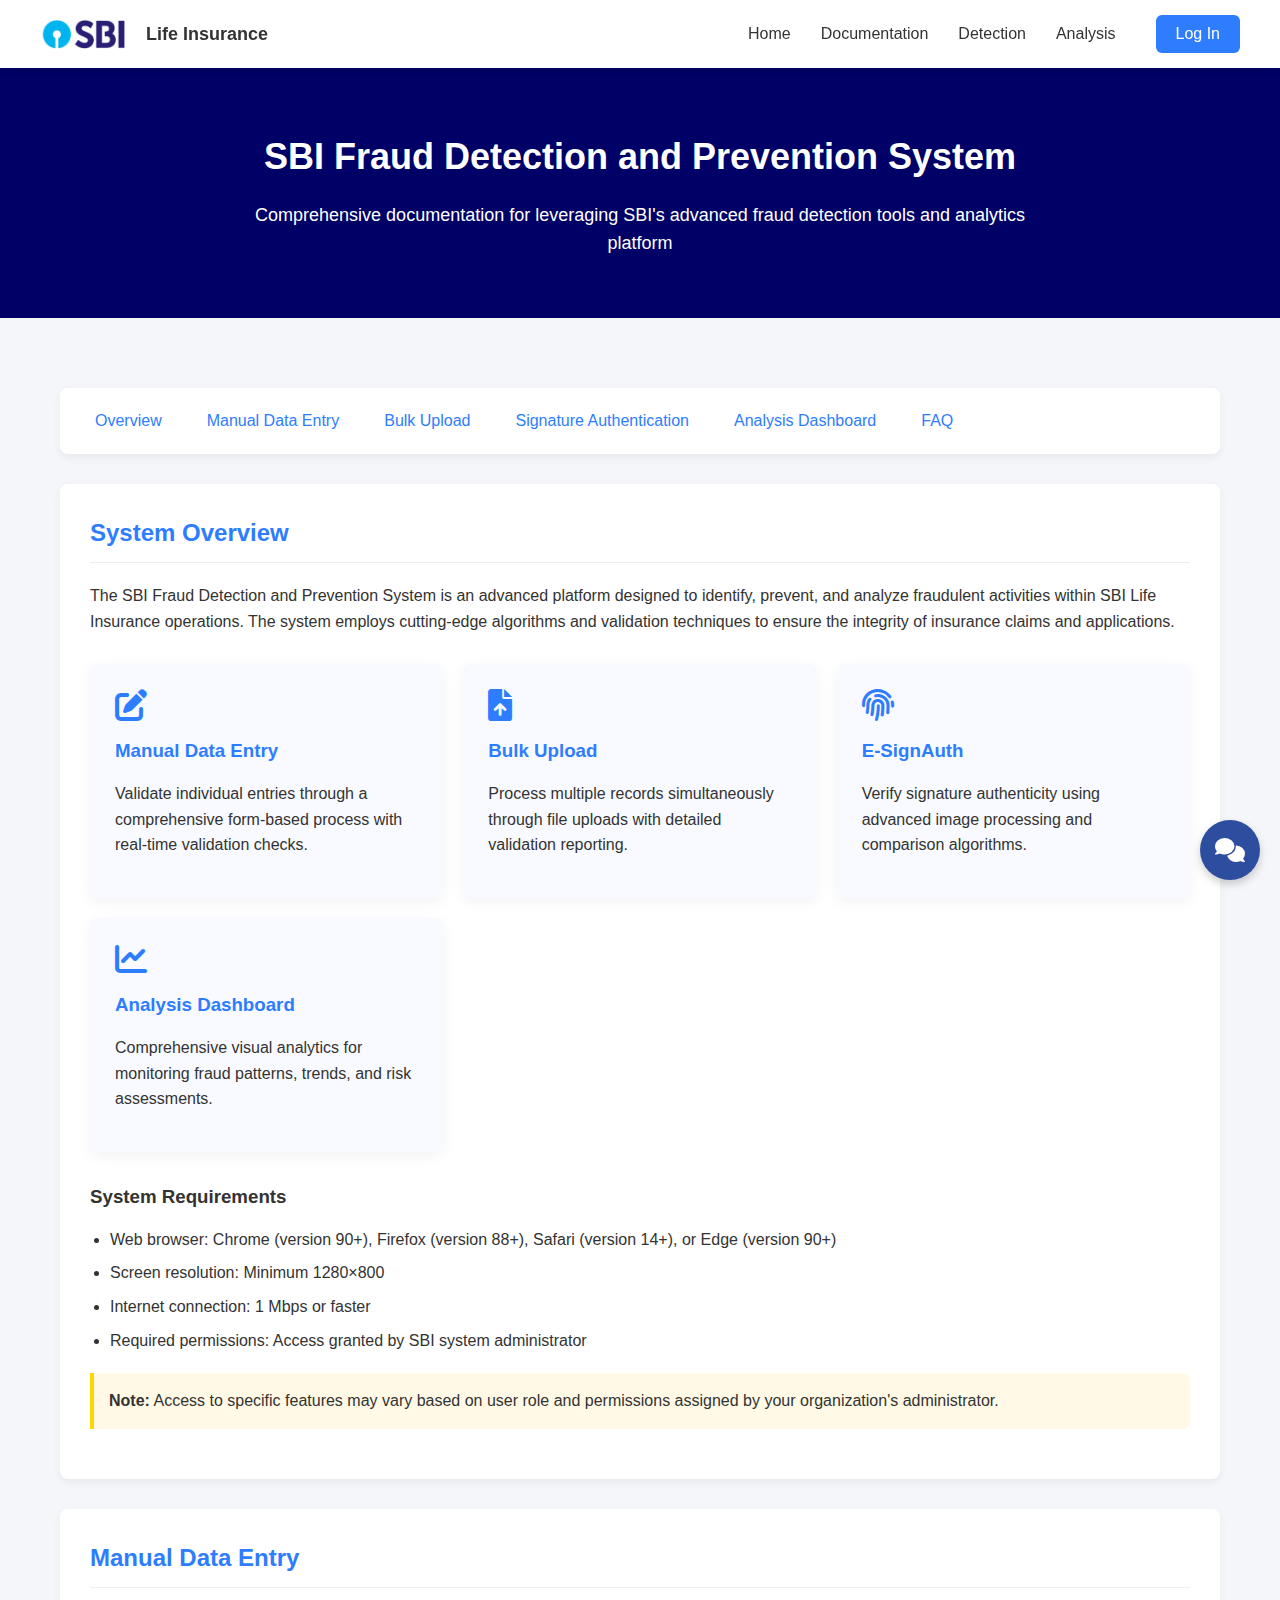
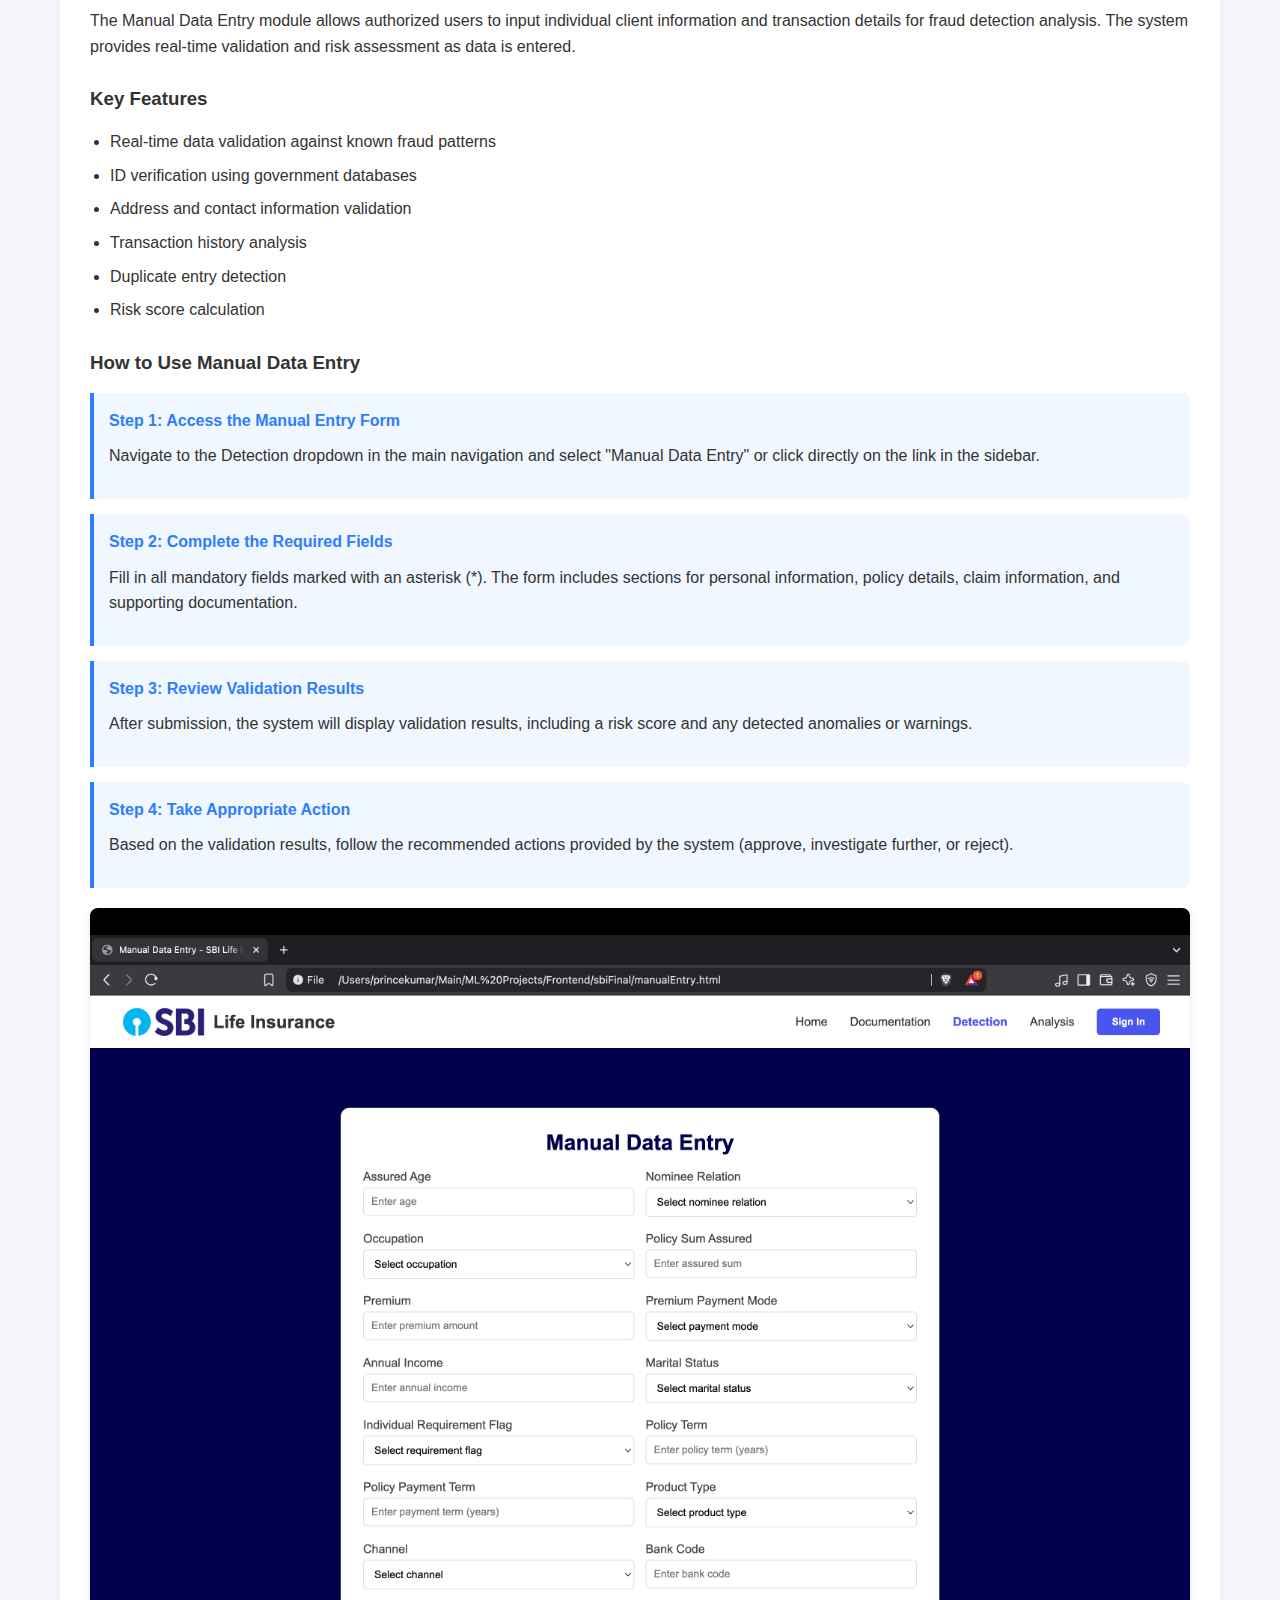
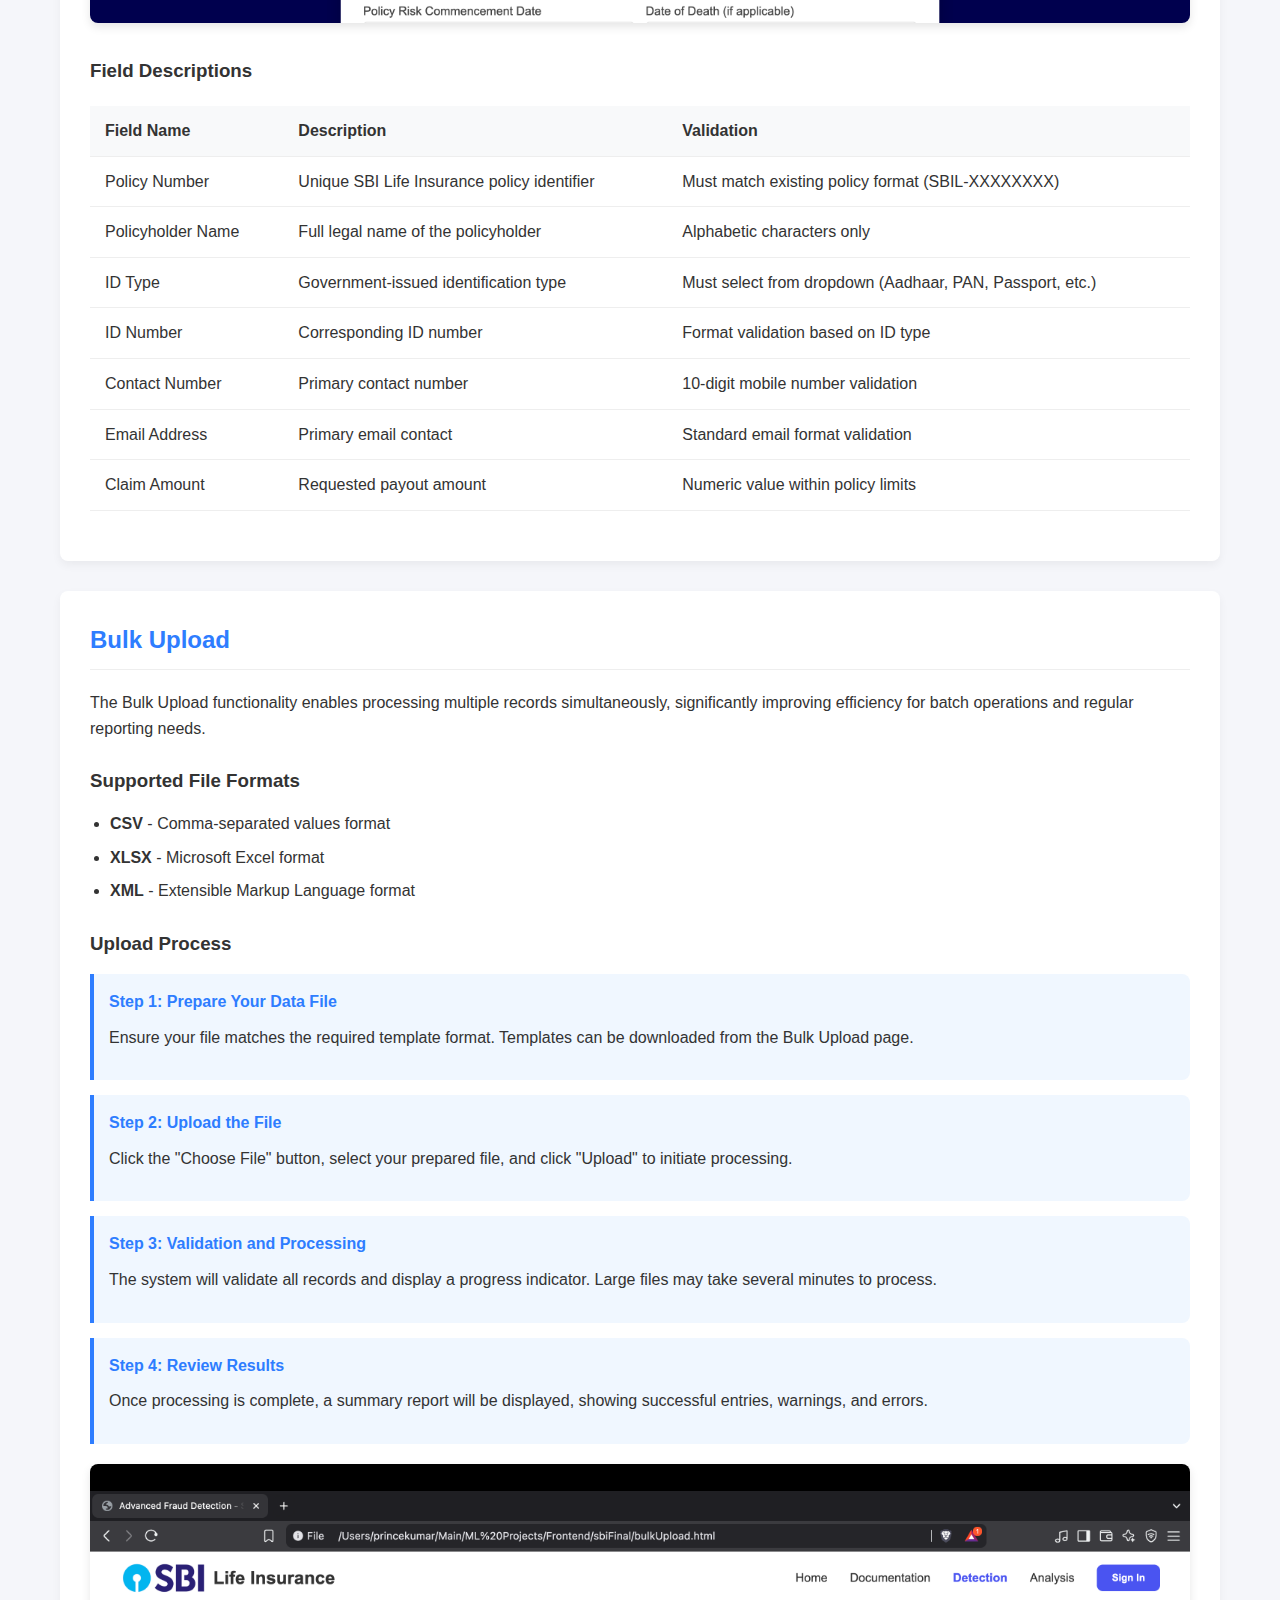
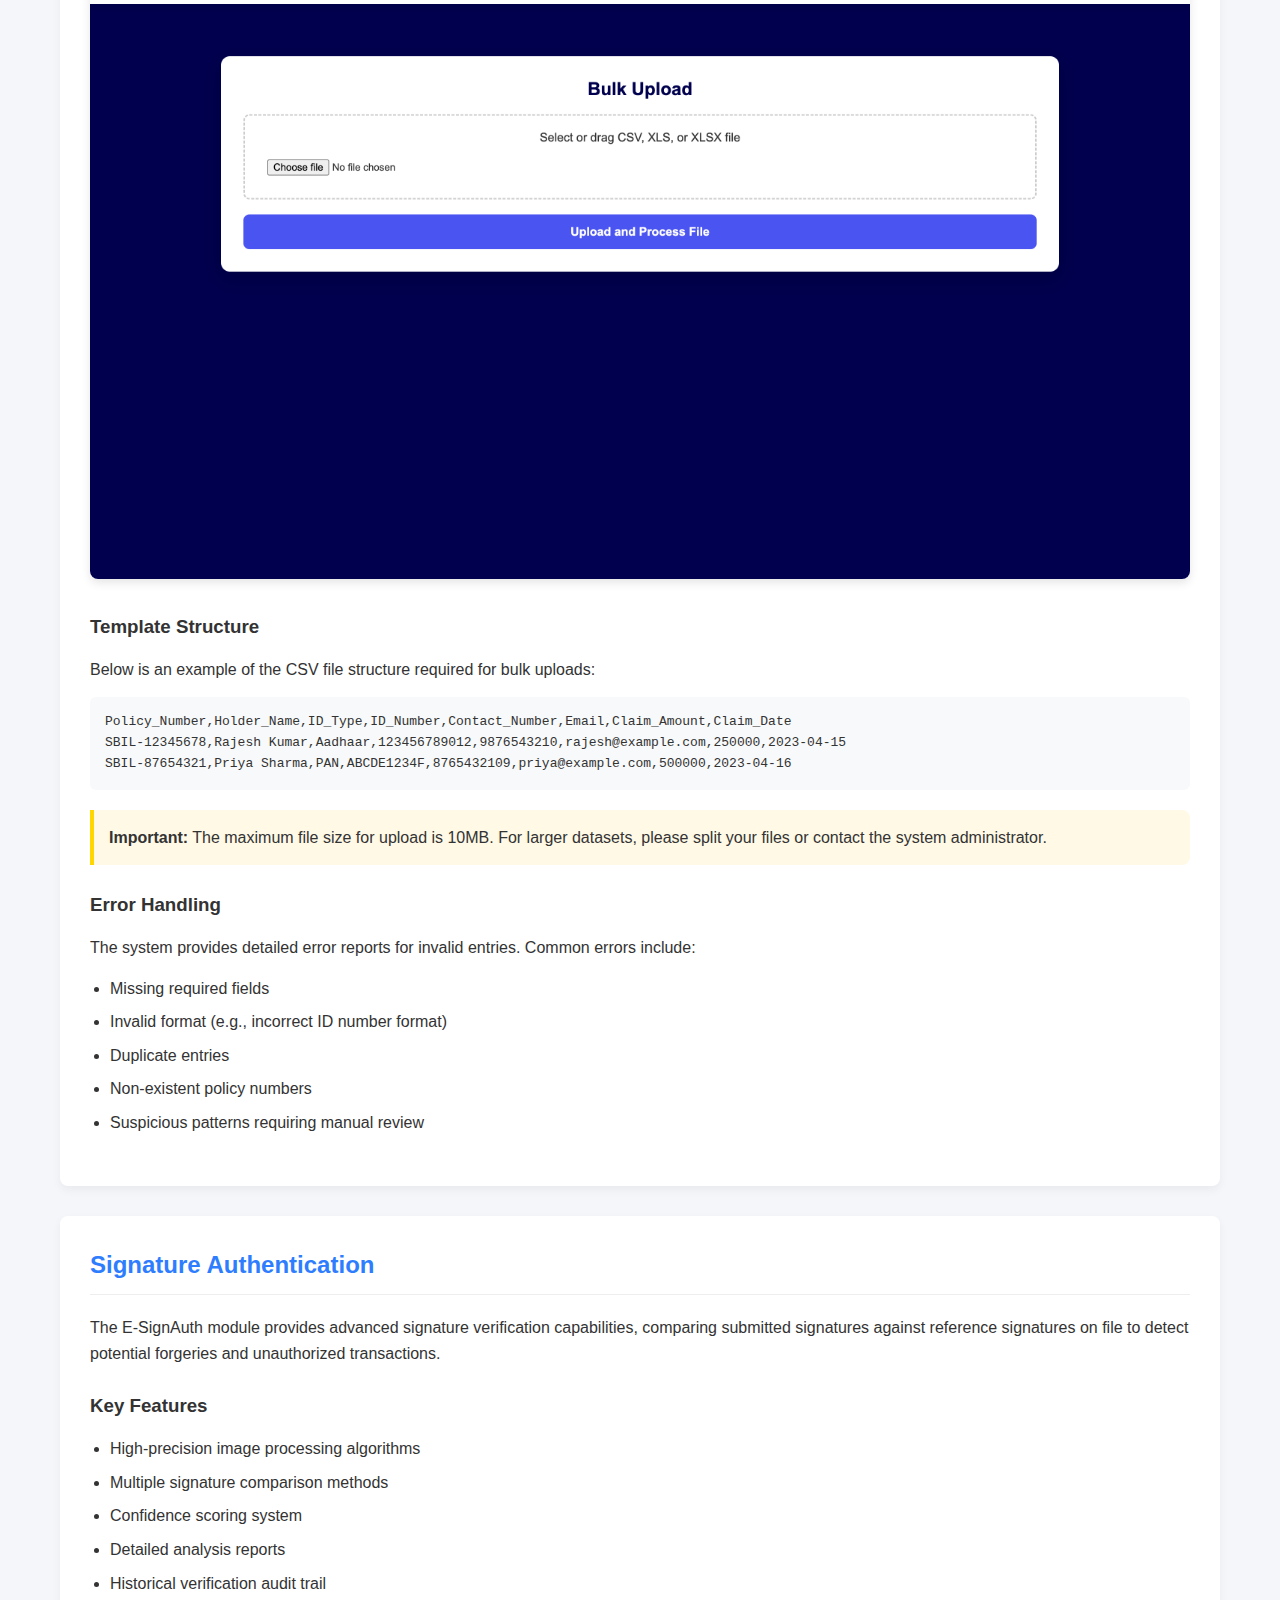
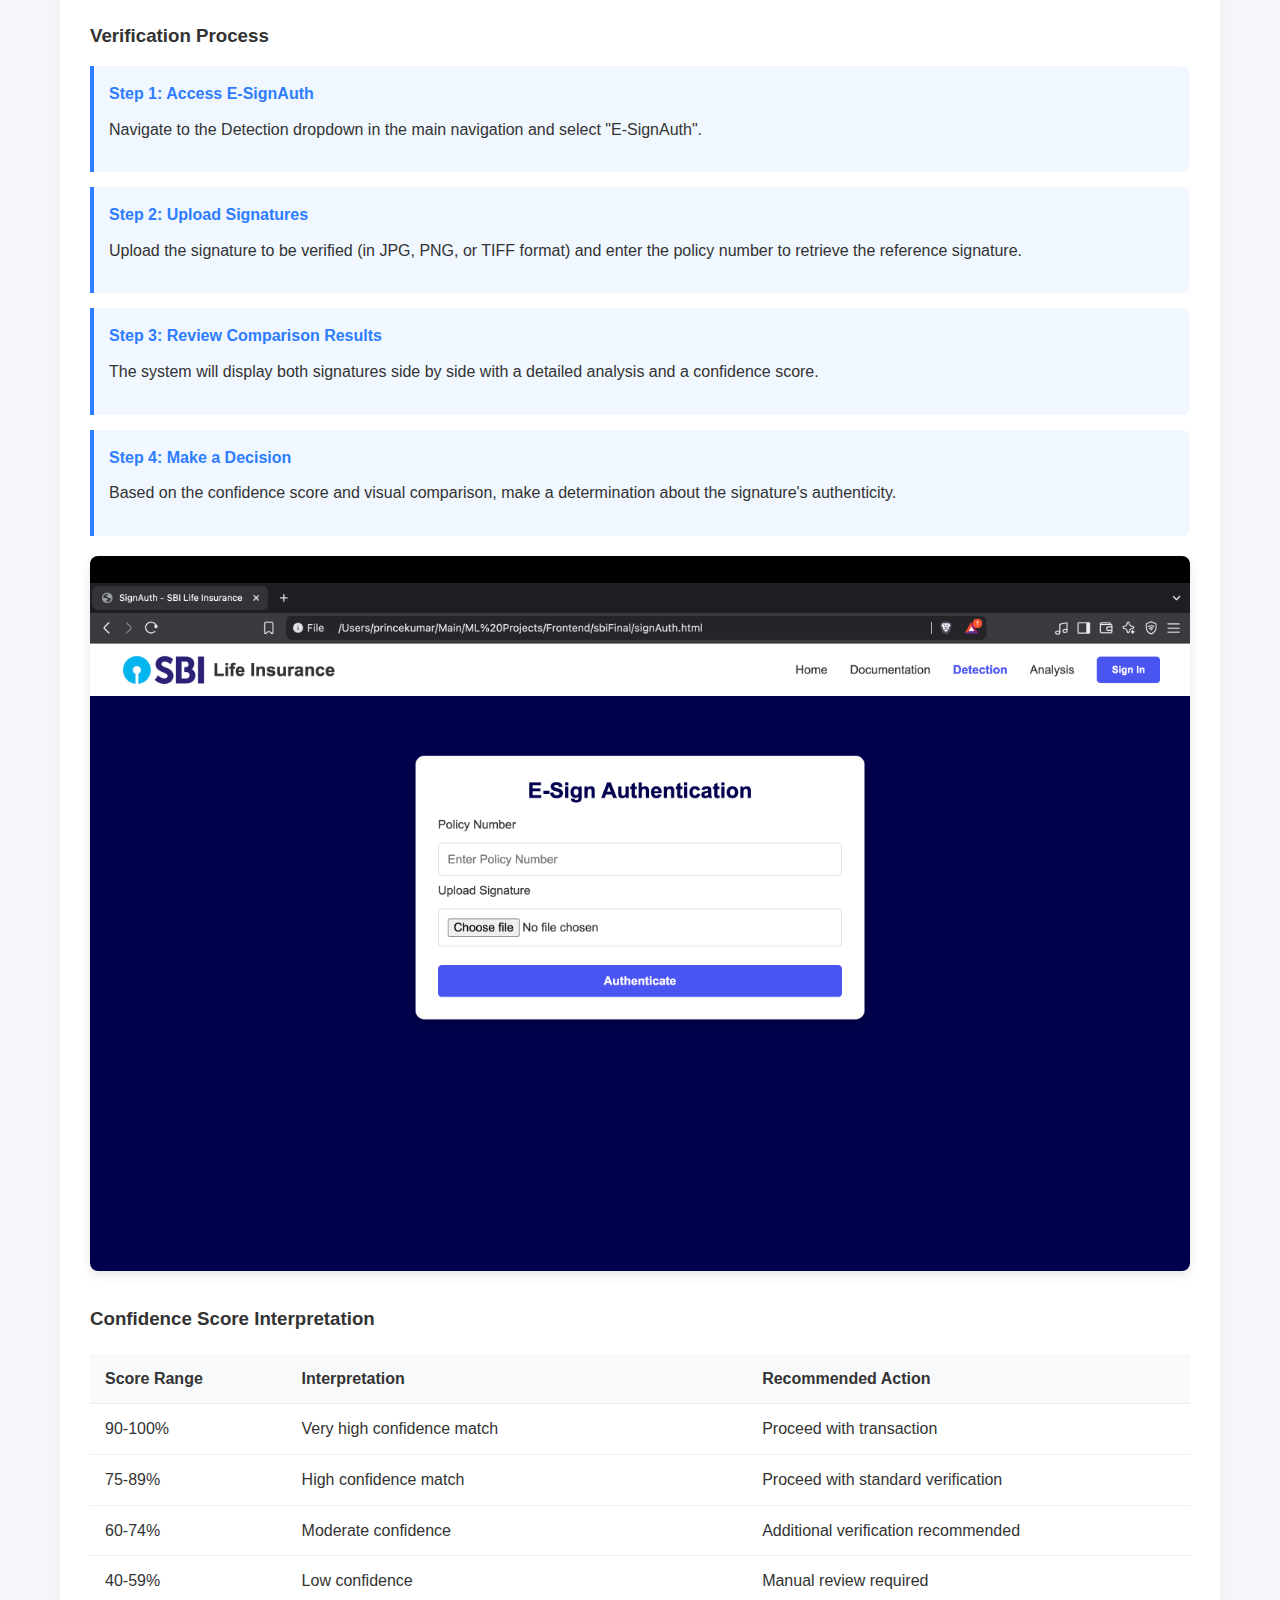
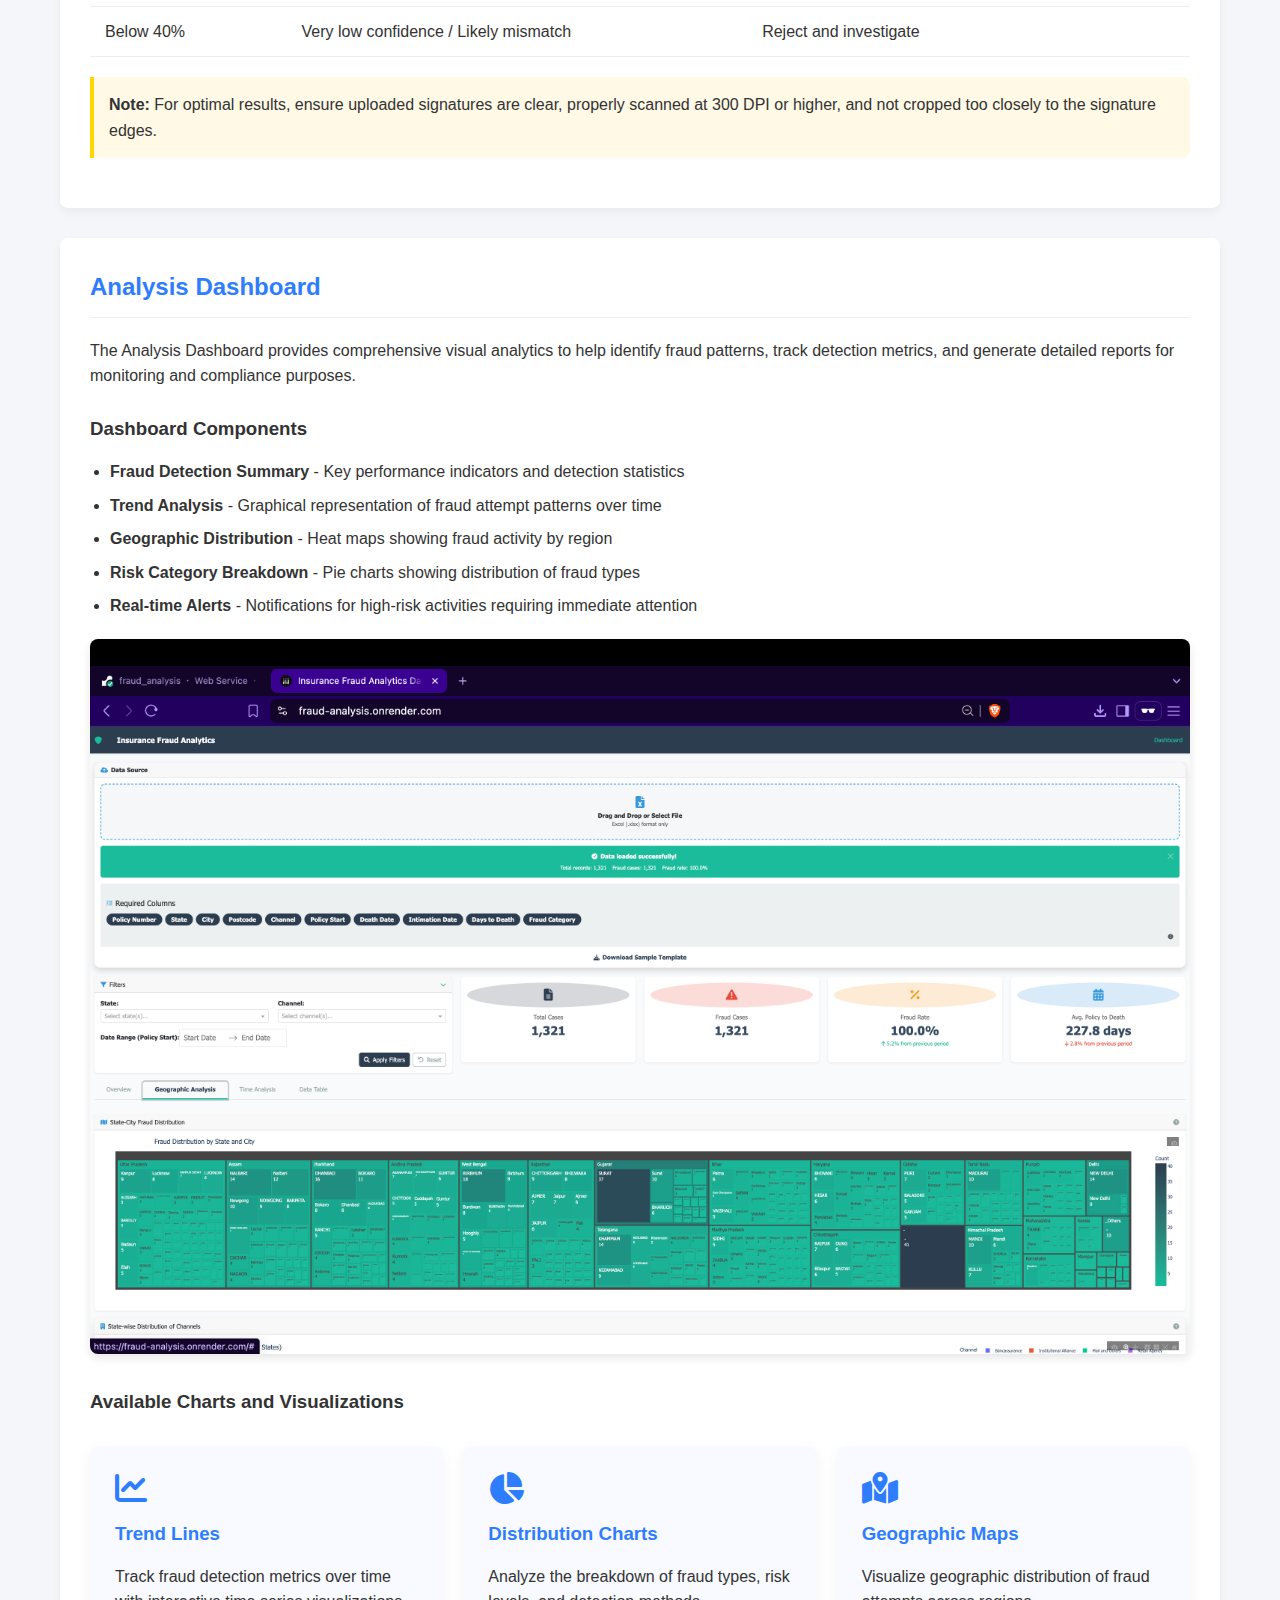
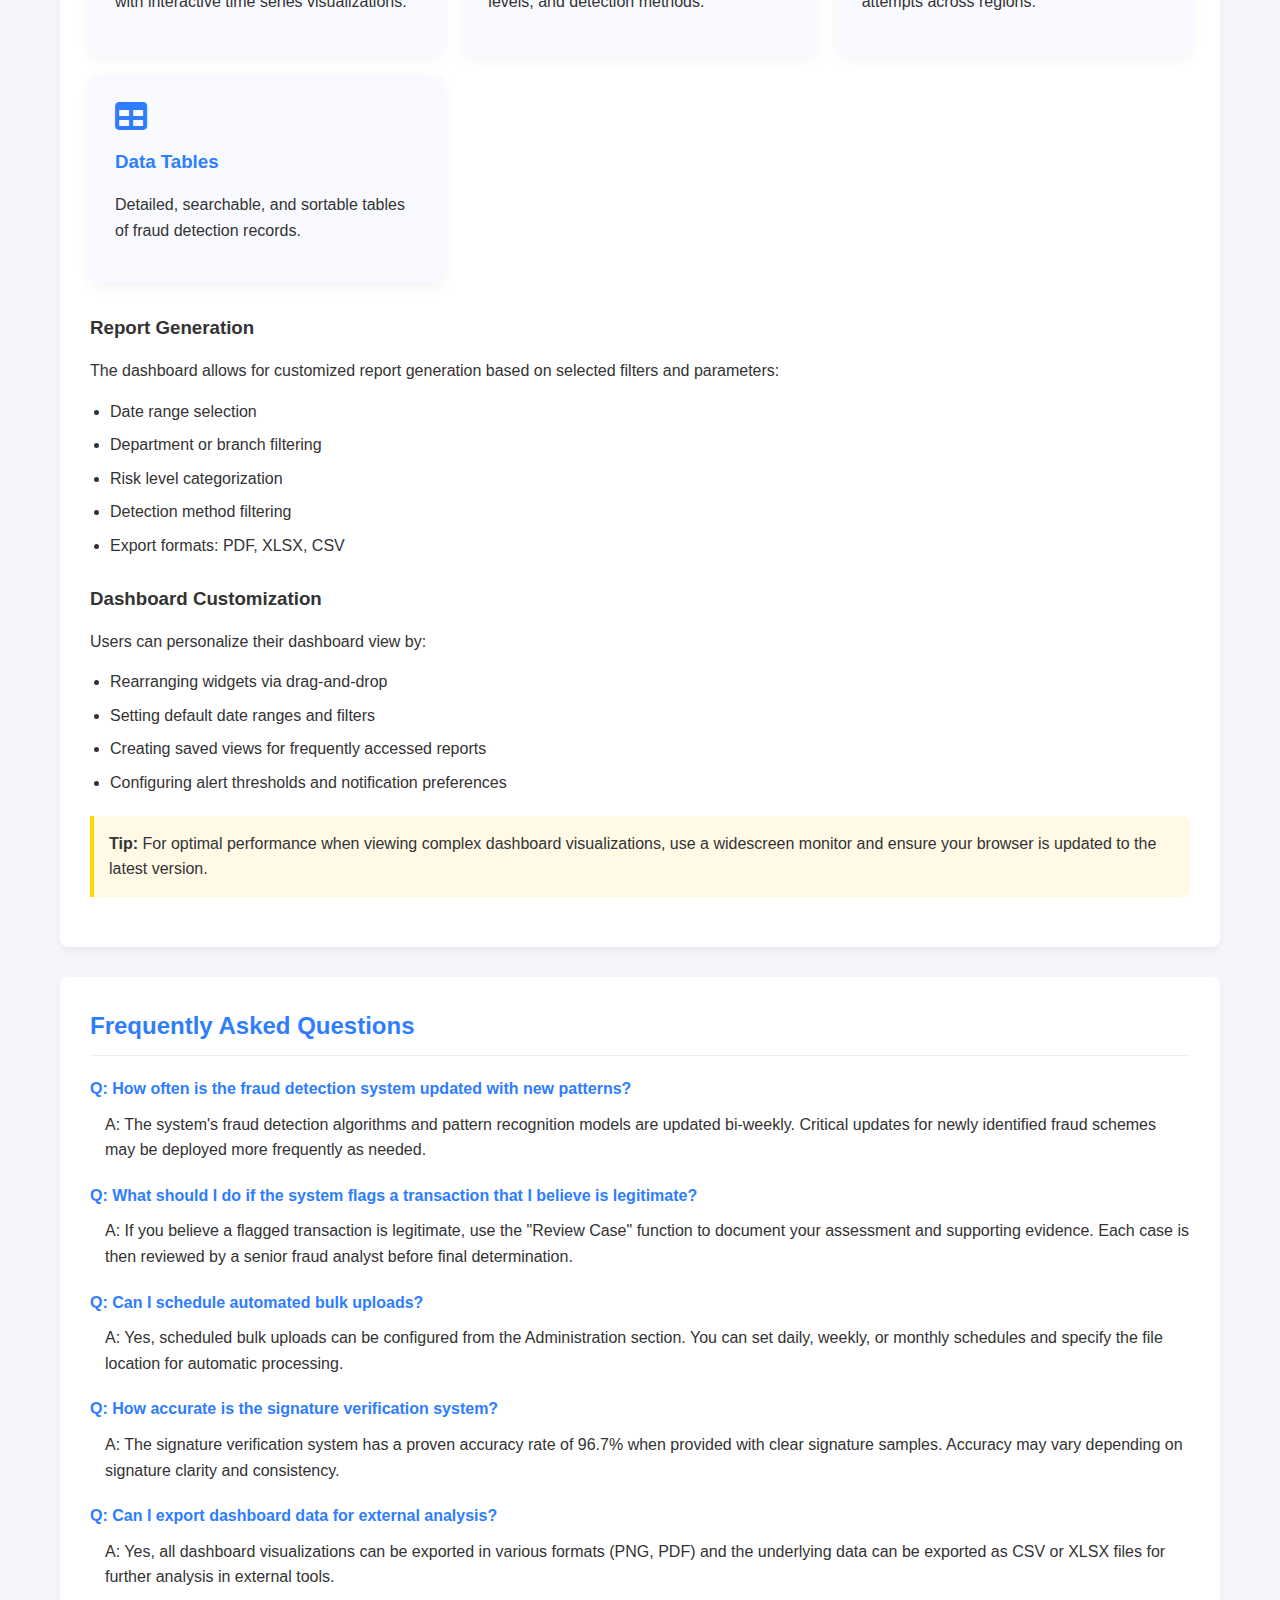
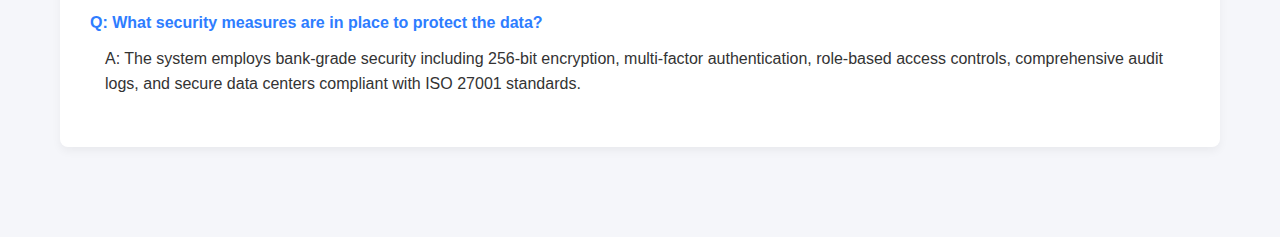
<file: documentation.html>
<!DOCTYPE html>
<html lang="en">
<head>
    <meta charset="UTF-8">
    <meta name="viewport" content="width=device-width, initial-scale=1.0">
    <title>SBI Fraud Detection - Documentation</title>
    <link rel="stylesheet" href="https://cdnjs.cloudflare.com/ajax/libs/font-awesome/6.4.0/css/all.min.css">
    <style>
        * {
            margin: 0;
            padding: 0;
            box-sizing: border-box;
            font-family: 'Segoe UI', Tahoma, Geneva, Verdana, sans-serif;
        }

        body {
            background-color: #f5f6fa;
            color: #333;
            line-height: 1.6;
        }

        .container {
            max-width: 1200px;
            margin: 0 auto;
            padding: 0 20px;
        }

        /* Navbar Styles */
        .navbar {
            background-color: #fff;
            box-shadow: 0 2px 10px rgba(0, 0, 0, 0.1);
            position: sticky;
            top: 0;
            z-index: 100;
        }

        .nav-container {
            display: flex;
            justify-content: space-between;
            align-items: center;
            padding: 15px 0;
        }

        .logo {
            display: flex;
            align-items: center;
            gap: 10px;
        }

        .logo img {
            height: 30px;
            margin-right:10px;
        }

        .logo span {
            font-size: 18px;
            font-weight: bold;
            color: #333;
        }

        .nav-items {
            display: flex;
            align-items: center;
            gap: 20px;
        }

        .nav-links {
            display: flex;
            list-style: none;
            gap: 30px;
            margin-right: 20px;
        }

        .nav-links li a, .dropdown-toggle {
            text-decoration: none;
            color: #333;
            font-weight: 500;
            transition: color 0.3s;
            cursor: pointer;
        }

        .nav-links li a:hover, .dropdown-toggle:hover {
            color: #2e7dff;
        }

        .dropdown {
            position: relative;
        }

        .dropdown-menu {
            position: absolute;
            top: 100%;
            left: 0;
            background-color: #fff;
            box-shadow: 0 5px 15px rgba(0, 0, 0, 0.1);
            border-radius: 5px;
            padding: 10px 0;
            min-width: 180px;
            display: none;
            z-index: 1;
        }

        .dropdown-menu li {
            list-style: none;
        }

        .dropdown-menu li a {
            display: block;
            padding: 8px 20px;
            color: #333;
            text-decoration: none;
            transition: background-color 0.3s;
        }

        .dropdown-menu li a:hover {
            background-color: #f5f5f5;
            color: #2e7dff;
        }

        .dropdown:hover .dropdown-menu {
            display: block;
        }

        /* Documentation Page Styles */
        .doc-header {
            background-color: #5255CA;
            background-color:#000066;
            color: white;
            padding: 60px 0;
            text-align: center;
            margin-bottom: 40px;
        }

        .doc-header h1 {
            font-size: 36px;
            margin-bottom: 15px;
        }

        .doc-header p {
            font-size: 18px;
            max-width: 800px;
            margin: 0 auto;
        }

        .doc-content {
            padding: 30px 0 60px;
        }

        .doc-nav {
            background-color: white;
            border-radius: 8px;
            padding: 20px;
            box-shadow: 0 4px 10px rgba(0, 0, 0, 0.05);
            margin-bottom: 30px;
        }

        .doc-nav ul {
            display: flex;
            list-style: none;
            gap: 15px;
            flex-wrap: wrap;
        }

        .doc-nav ul li a {
            text-decoration: none;
            color: #2e7dff;
            font-weight: 500;
            padding: 8px 15px;
            border-radius: 4px;
            transition: all 0.3s;
        }

        .doc-nav ul li a:hover {
            background-color: #f0f7ff;
        }

        .doc-section {
            background-color: white;
            border-radius: 8px;
            padding: 30px;
            box-shadow: 0 4px 10px rgba(0, 0, 0, 0.05);
            margin-bottom: 30px;
        }

        .doc-section h2 {
            color: #2e7dff;
            margin-bottom: 20px;
            padding-bottom: 10px;
            border-bottom: 1px solid #eee;
        }

        .doc-section h3 {
            color: #333;
            margin: 25px 0 15px;
        }

        .doc-section p {
            margin-bottom: 15px;
        }

        .doc-section ul, .doc-section ol {
            margin-left: 20px;
            margin-bottom: 20px;
        }

        .doc-section li {
            margin-bottom: 8px;
        }

        .feature-grid {
            display: grid;
            grid-template-columns: repeat(auto-fit, minmax(280px, 1fr));
            gap: 20px;
            margin: 30px 0;
        }

        .feature-card {
            background-color: #f8faff;
            border-radius: 8px;
            padding: 25px;
            box-shadow: 0 4px 15px rgba(0, 0, 0, 0.05);
            transition: transform 0.3s;
        }

        .feature-card:hover {
            transform: translateY(-5px);
        }

        .feature-card i {
            font-size: 32px;
            color: #2e7dff;
            margin-bottom: 15px;
        }

        .feature-card h3 {
            margin-top: 0;
            margin-bottom: 15px;
            color: #2e7dff;
        }

        .step-box {
            background-color: #f0f7ff;
            border-left: 4px solid #2e7dff;
            padding: 15px;
            margin-bottom: 15px;
            border-radius: 0 8px 8px 0;
        }

        .step-box h4 {
            color: #2e7dff;
            margin-bottom: 10px;
        }

        .code-block {
            background-color: #f8f9fa;
            padding: 15px;
            border-radius: 6px;
            font-family: monospace;
            overflow-x: auto;
            margin-bottom: 20px;
        }

        .image-container {
            text-align: center;
            margin: 20px 0;
        }

        .image-container img {
            max-width: 100%;
            border-radius: 8px;
            box-shadow: 0 4px 10px rgba(0, 0, 0, 0.1);
        }

        .note-box {
            background-color: #fff9e6;
            border-left: 4px solid #ffd700;
            padding: 15px;
            margin: 20px 0;
            border-radius: 0 8px 8px 0;
        }

        .note-box p {
            margin: 0;
        }

        .table-container {
            overflow-x: auto;
            margin: 20px 0;
        }

        table {
            width: 100%;
            border-collapse: collapse;
        }

        table th, table td {
            padding: 12px 15px;
            text-align: left;
            border-bottom: 1px solid #eee;
        }

        table th {
            background-color: #f8f9fa;
            font-weight: 600;
        }

        table tr:hover {
            background-color: #f8faff;
        }

        .faq-item {
            margin-bottom: 20px;
        }

        .faq-question {
            font-weight: 600;
            color: #2e7dff;
            margin-bottom: 10px;
        }

        .faq-answer {
            padding-left: 15px;
        }

        .scroll-to-top {
            position: fixed;
            bottom: 30px;
            right: 30px;
            background-color: #2e7dff;
            color: white;
            width: 50px;
            height: 50px;
            border-radius: 50%;
            display: flex;
            justify-content: center;
            align-items: center;
            cursor: pointer;
            box-shadow: 0 4px 10px rgba(0, 0, 0, 0.2);
            transition: all 0.3s;
            opacity: 0;
            visibility: hidden;
        }

        .scroll-to-top.visible {
            opacity: 1;
            visibility: visible;
        }

        .scroll-to-top:hover {
            background-color: #1b5e20;
            transform: translateY(-3px);
        }

        /* Responsive adjustments */
        @media (max-width: 768px) {
            .doc-header {
                padding: 40px 0;
            }

            .doc-header h1 {
                font-size: 28px;
            }

            .doc-section {
                padding: 20px;
            }

            .feature-grid {
                grid-template-columns: 1fr;
            }
        }
    </style>
</head>
<body>
    <!-- Navbar -->
    <header class="navbar">
        <div class="container nav-container">
            <div class="logo">
                <img src="sbi_logo.png" alt="SBI Logo">
                <span>Life Insurance</span>
            </div>
            <div class="nav-items">
                <ul class="nav-links">
                    <li><a href="/">Home</a></li>
                    <li><a href="documentation.html">Documentation</a></li>
                    <div class="dropdown">
                        <a id="dropdownBtn" class="dropdown-toggle">Detection</a>
                        <ul class="dropdown-menu" id="dropdownMenu">
                            <li><a href="manualEntry.html">Manual Data Entry</a></li>
                            <li><a href="bulkUpload.html">Bulk Upload</a></li>
                            <li><a href="signAuth.html">E-SignAuth</a></li>
                        </ul>
                    </div>
                    <li><a href="https://fraud-analysis.onrender.com/">Analysis</a></li>
                </ul>
                <button class="signin-btn" id="signInBtn">Log In</button>
                <style>
                    .signin-btn {
                        background-color: #2e7dff;
                        color: #fff;
                        padding: 10px 20px;
                        border: none;
                        border-radius: 6px;
                        text-decoration: none;
                        font-size: 16px;
                        cursor: pointer;
                    }
                    .signin-btn:hover {
                        background-color: #1b5e20;
                    }
                </style>
            </div>
        </div>
    </header>

    <!-- Documentation Header -->
    <div class="doc-header">
        <div class="container">
            <h1>SBI Fraud Detection and Prevention System</h1>
            <p>Comprehensive documentation for leveraging SBI's advanced fraud detection tools and analytics platform</p>
        </div>
    </div>

    <!-- Documentation Content -->
    <div class="container">
        <div class="doc-content">
            <!-- Quick Navigation -->
            <div class="doc-nav">
                <ul>
                    <li><a href="#overview">Overview</a></li>
                    <li><a href="#manual-entry">Manual Data Entry</a></li>
                    <li><a href="#bulk-upload">Bulk Upload</a></li>
                    <li><a href="#signature-auth">Signature Authentication</a></li>
                    <li><a href="#analysis-dashboard">Analysis Dashboard</a></li>
                    <li><a href="#faq">FAQ</a></li>
                </ul>
            </div>

            <!-- Overview Section -->
            <div class="doc-section" id="overview">
                <h2>System Overview</h2>
                <p>The SBI Fraud Detection and Prevention System is an advanced platform designed to identify, prevent, and analyze fraudulent activities within SBI Life Insurance operations. The system employs cutting-edge algorithms and validation techniques to ensure the integrity of insurance claims and applications.</p>

                <div class="feature-grid">
                    <div class="feature-card">
                        <i class="fas fa-edit"></i>
                        <h3>Manual Data Entry</h3>
                        <p>Validate individual entries through a comprehensive form-based process with real-time validation checks.</p>
                    </div>
                    <div class="feature-card">
                        <i class="fas fa-file-upload"></i>
                        <h3>Bulk Upload</h3>
                        <p>Process multiple records simultaneously through file uploads with detailed validation reporting.</p>
                    </div>
                    <div class="feature-card">
                        <i class="fas fa-fingerprint"></i>
                        <h3>E-SignAuth</h3>
                        <p>Verify signature authenticity using advanced image processing and comparison algorithms.</p>
                    </div>
                    <div class="feature-card">
                        <i class="fas fa-chart-line"></i>
                        <h3>Analysis Dashboard</h3>
                        <p>Comprehensive visual analytics for monitoring fraud patterns, trends, and risk assessments.</p>
                    </div>
                </div>

                <h3>System Requirements</h3>
                <ul>
                    <li>Web browser: Chrome (version 90+), Firefox (version 88+), Safari (version 14+), or Edge (version 90+)</li>
                    <li>Screen resolution: Minimum 1280×800</li>
                    <li>Internet connection: 1 Mbps or faster</li>
                    <li>Required permissions: Access granted by SBI system administrator</li>
                </ul>

                <div class="note-box">
                    <p><strong>Note:</strong> Access to specific features may vary based on user role and permissions assigned by your organization's administrator.</p>
                </div>
            </div>

            <!-- Manual Data Entry Section -->
            <div class="doc-section" id="manual-entry">
                <h2>Manual Data Entry</h2>
                <p>The Manual Data Entry module allows authorized users to input individual client information and transaction details for fraud detection analysis. The system provides real-time validation and risk assessment as data is entered.</p>

                <h3>Key Features</h3>
                <ul>
                    <li>Real-time data validation against known fraud patterns</li>
                    <li>ID verification using government databases</li>
                    <li>Address and contact information validation</li>
                    <li>Transaction history analysis</li>
                    <li>Duplicate entry detection</li>
                    <li>Risk score calculation</li>
                </ul>

                <h3>How to Use Manual Data Entry</h3>
                <div class="step-box">
                    <h4>Step 1: Access the Manual Entry Form</h4>
                    <p>Navigate to the Detection dropdown in the main navigation and select "Manual Data Entry" or click directly on the link in the sidebar.</p>
                </div>

                <div class="step-box">
                    <h4>Step 2: Complete the Required Fields</h4>
                    <p>Fill in all mandatory fields marked with an asterisk (*). The form includes sections for personal information, policy details, claim information, and supporting documentation.</p>
                </div>

                <div class="step-box">
                    <h4>Step 3: Review Validation Results</h4>
                    <p>After submission, the system will display validation results, including a risk score and any detected anomalies or warnings.</p>
                </div>

                <div class="step-box">
                    <h4>Step 4: Take Appropriate Action</h4>
                    <p>Based on the validation results, follow the recommended actions provided by the system (approve, investigate further, or reject).</p>
                </div>

                <div class="image-container">
                    <img src="image.png" alt="Manual Data Entry Form Interface">
                </div>

                <h3>Field Descriptions</h3>
                <div class="table-container">
                    <table>
                        <thead>
                            <tr>
                                <th>Field Name</th>
                                <th>Description</th>
                                <th>Validation</th>
                            </tr>
                        </thead>
                        <tbody>
                            <tr>
                                <td>Policy Number</td>
                                <td>Unique SBI Life Insurance policy identifier</td>
                                <td>Must match existing policy format (SBIL-XXXXXXXX)</td>
                            </tr>
                            <tr>
                                <td>Policyholder Name</td>
                                <td>Full legal name of the policyholder</td>
                                <td>Alphabetic characters only</td>
                            </tr>
                            <tr>
                                <td>ID Type</td>
                                <td>Government-issued identification type</td>
                                <td>Must select from dropdown (Aadhaar, PAN, Passport, etc.)</td>
                            </tr>
                            <tr>
                                <td>ID Number</td>
                                <td>Corresponding ID number</td>
                                <td>Format validation based on ID type</td>
                            </tr>
                            <tr>
                                <td>Contact Number</td>
                                <td>Primary contact number</td>
                                <td>10-digit mobile number validation</td>
                            </tr>
                            <tr>
                                <td>Email Address</td>
                                <td>Primary email contact</td>
                                <td>Standard email format validation</td>
                            </tr>
                            <tr>
                                <td>Claim Amount</td>
                                <td>Requested payout amount</td>
                                <td>Numeric value within policy limits</td>
                            </tr>
                        </tbody>
                    </table>
                </div>
            </div>

            <!-- Bulk Upload Section -->
            <div class="doc-section" id="bulk-upload">
                <h2>Bulk Upload</h2>
                <p>The Bulk Upload functionality enables processing multiple records simultaneously, significantly improving efficiency for batch operations and regular reporting needs.</p>

                <h3>Supported File Formats</h3>
                <ul>
                    <li><strong>CSV</strong> - Comma-separated values format</li>
                    <li><strong>XLSX</strong> - Microsoft Excel format</li>
                    <li><strong>XML</strong> - Extensible Markup Language format</li>
                </ul>

                <h3>Upload Process</h3>
                <div class="step-box">
                    <h4>Step 1: Prepare Your Data File</h4>
                    <p>Ensure your file matches the required template format. Templates can be downloaded from the Bulk Upload page.</p>
                </div>

                <div class="step-box">
                    <h4>Step 2: Upload the File</h4>
                    <p>Click the "Choose File" button, select your prepared file, and click "Upload" to initiate processing.</p>
                </div>

                <div class="step-box">
                    <h4>Step 3: Validation and Processing</h4>
                    <p>The system will validate all records and display a progress indicator. Large files may take several minutes to process.</p>
                </div>

                <div class="step-box">
                    <h4>Step 4: Review Results</h4>
                    <p>Once processing is complete, a summary report will be displayed, showing successful entries, warnings, and errors.</p>
                </div>

                <div class="image-container">
                    <img src="image2.png" alt="Bulk Upload Interface with Results">
                </div>

                <h3>Template Structure</h3>
                <p>Below is an example of the CSV file structure required for bulk uploads:</p>
                <div class="code-block">
                    Policy_Number,Holder_Name,ID_Type,ID_Number,Contact_Number,Email,Claim_Amount,Claim_Date<br>
                    SBIL-12345678,Rajesh Kumar,Aadhaar,123456789012,9876543210,rajesh@example.com,250000,2023-04-15<br>
                    SBIL-87654321,Priya Sharma,PAN,ABCDE1234F,8765432109,priya@example.com,500000,2023-04-16
                </div>

                <div class="note-box">
                    <p><strong>Important:</strong> The maximum file size for upload is 10MB. For larger datasets, please split your files or contact the system administrator.</p>
                </div>

                <h3>Error Handling</h3>
                <p>The system provides detailed error reports for invalid entries. Common errors include:</p>
                <ul>
                    <li>Missing required fields</li>
                    <li>Invalid format (e.g., incorrect ID number format)</li>
                    <li>Duplicate entries</li>
                    <li>Non-existent policy numbers</li>
                    <li>Suspicious patterns requiring manual review</li>
                </ul>
            </div>

            <!-- Signature Authentication Section -->
            <div class="doc-section" id="signature-auth">
                <h2>Signature Authentication</h2>
                <p>The E-SignAuth module provides advanced signature verification capabilities, comparing submitted signatures against reference signatures on file to detect potential forgeries and unauthorized transactions.</p>

                <h3>Key Features</h3>
                <ul>
                    <li>High-precision image processing algorithms</li>
                    <li>Multiple signature comparison methods</li>
                    <li>Confidence scoring system</li>
                    <li>Detailed analysis reports</li>
                    <li>Historical verification audit trail</li>
                </ul>

                <h3>Verification Process</h3>
                <div class="step-box">
                    <h4>Step 1: Access E-SignAuth</h4>
                    <p>Navigate to the Detection dropdown in the main navigation and select "E-SignAuth".</p>
                </div>

                <div class="step-box">
                    <h4>Step 2: Upload Signatures</h4>
                    <p>Upload the signature to be verified (in JPG, PNG, or TIFF format) and enter the policy number to retrieve the reference signature.</p>
                </div>

                <div class="step-box">
                    <h4>Step 3: Review Comparison Results</h4>
                    <p>The system will display both signatures side by side with a detailed analysis and a confidence score.</p>
                </div>

                <div class="step-box">
                    <h4>Step 4: Make a Decision</h4>
                    <p>Based on the confidence score and visual comparison, make a determination about the signature's authenticity.</p>
                </div>

                <div class="image-container">
                    <img src="image3.png" alt="Signature Verification Interface">
                </div>

                <h3>Confidence Score Interpretation</h3>
                <div class="table-container">
                    <table>
                        <thead>
                            <tr>
                                <th>Score Range</th>
                                <th>Interpretation</th>
                                <th>Recommended Action</th>
                            </tr>
                        </thead>
                        <tbody>
                            <tr>
                                <td>90-100%</td>
                                <td>Very high confidence match</td>
                                <td>Proceed with transaction</td>
                            </tr>
                            <tr>
                                <td>75-89%</td>
                                <td>High confidence match</td>
                                <td>Proceed with standard verification</td>
                            </tr>
                            <tr>
                                <td>60-74%</td>
                                <td>Moderate confidence</td>
                                <td>Additional verification recommended</td>
                            </tr>
                            <tr>
                                <td>40-59%</td>
                                <td>Low confidence</td>
                                <td>Manual review required</td>
                            </tr>
                            <tr>
                                <td>Below 40%</td>
                                <td>Very low confidence / Likely mismatch</td>
                                <td>Reject and investigate</td>
                            </tr>
                        </tbody>
                    </table>
                </div>

                <div class="note-box">
                    <p><strong>Note:</strong> For optimal results, ensure uploaded signatures are clear, properly scanned at 300 DPI or higher, and not cropped too closely to the signature edges.</p>
                </div>
            </div>

            <!-- Analysis Dashboard Section -->
            <div class="doc-section" id="analysis-dashboard">
                <h2>Analysis Dashboard</h2>
                <p>The Analysis Dashboard provides comprehensive visual analytics to help identify fraud patterns, track detection metrics, and generate detailed reports for monitoring and compliance purposes.</p>

                <h3>Dashboard Components</h3>
                <ul>
                    <li><strong>Fraud Detection Summary</strong> - Key performance indicators and detection statistics</li>
                    <li><strong>Trend Analysis</strong> - Graphical representation of fraud attempt patterns over time</li>
                    <li><strong>Geographic Distribution</strong> - Heat maps showing fraud activity by region</li>
                    <li><strong>Risk Category Breakdown</strong> - Pie charts showing distribution of fraud types</li>
                    <li><strong>Real-time Alerts</strong> - Notifications for high-risk activities requiring immediate attention</li>
                </ul>

                <div class="image-container">
                    <img src="dashboard.png" alt="Analysis Dashboard Overview">
                </div>

                <h3>Available Charts and Visualizations</h3>
                <div class="feature-grid">
                    <div class="feature-card">
                        <i class="fas fa-chart-line"></i>
                        <h3>Trend Lines</h3>
                        <p>Track fraud detection metrics over time with interactive time series visualizations.</p>
                    </div>
                    <div class="feature-card">
                        <i class="fas fa-chart-pie"></i>
                        <h3>Distribution Charts</h3>
                        <p>Analyze the breakdown of fraud types, risk levels, and detection methods.</p>
                    </div>
                    <div class="feature-card">
                        <i class="fas fa-map-marked-alt"></i>
                        <h3>Geographic Maps</h3>
                        <p>Visualize geographic distribution of fraud attempts across regions.</p>
                    </div>
                    <div class="feature-card">
                        <i class="fas fa-table"></i>
                        <h3>Data Tables</h3>
                        <p>Detailed, searchable, and sortable tables of fraud detection records.</p>
                    </div>
                </div>

                <h3>Report Generation</h3>
                <p>The dashboard allows for customized report generation based on selected filters and parameters:</p>
                <ul>
                    <li>Date range selection</li>
                    <li>Department or branch filtering</li>
                    <li>Risk level categorization</li>
                    <li>Detection method filtering</li>
                    <li>Export formats: PDF, XLSX, CSV</li>
                </ul>

                <h3>Dashboard Customization</h3>
                <p>Users can personalize their dashboard view by:</p>
                <ul>
                    <li>Rearranging widgets via drag-and-drop</li>
                    <li>Setting default date ranges and filters</li>
                    <li>Creating saved views for frequently accessed reports</li>
                    <li>Configuring alert thresholds and notification preferences</li>
                </ul>

                <div class="note-box">
                    <p><strong>Tip:</strong> For optimal performance when viewing complex dashboard visualizations, use a widescreen monitor and ensure your browser is updated to the latest version.</p>
                </div>
            </div>

            <!-- FAQ Section -->
            <div class="doc-section" id="faq">
                <h2>Frequently Asked Questions</h2>
                
                <div class="faq-item">
                    <div class="faq-question">Q: How often is the fraud detection system updated with new patterns?</div>
                    <div class="faq-answer">A: The system's fraud detection algorithms and pattern recognition models are updated bi-weekly. Critical updates for newly identified fraud schemes may be deployed more frequently as needed.</div>
                </div>

                <div class="faq-item">
                    <div class="faq-question">Q: What should I do if the system flags a transaction that I believe is legitimate?</div>
                    <div class="faq-answer">A: If you believe a flagged transaction is legitimate, use the "Review Case" function to document your assessment and supporting evidence. Each case is then reviewed by a senior fraud analyst before final determination.</div>
                </div>

                <div class="faq-item">
                    <div class="faq-question">Q: Can I schedule automated bulk uploads?</div>
                    <div class="faq-answer">A: Yes, scheduled bulk uploads can be configured from the Administration section. You can set daily, weekly, or monthly schedules and specify the file location for automatic processing.</div>
                </div>

                <div class="faq-item">
                    <div class="faq-question">Q: How accurate is the signature verification system?</div>
                    <div class="faq-answer">A: The signature verification system has a proven accuracy rate of 96.7% when provided with clear signature samples. Accuracy may vary depending on signature clarity and consistency.</div>
                </div>

                <div class="faq-item">
                    <div class="faq-question">Q: Can I export dashboard data for external analysis?</div>
                    <div class="faq-answer">A: Yes, all dashboard visualizations can be exported in various formats (PNG, PDF) and the underlying data can be exported as CSV or XLSX files for further analysis in external tools.</div>
                </div>

                <div class="faq-item">
                    <div class="faq-question">Q: What security measures are in place to protect the data?</div>
                    <div class="faq-answer">A: The system employs bank-grade security including 256-bit encryption, multi-factor authentication, role-based access controls, comprehensive audit logs, and secure data centers compliant with ISO 27001 standards.</div>
<!-- Add this JavaScript before the closing body tag -->
<script>
    document.addEventListener('DOMContentLoaded', function() {
      // Get chatbot elements
      const chatbotIcon = document.getElementById('chatbotIcon');
      const chatbotInterface = document.getElementById('chatbotInterface');
      const closeChatbot = document.getElementById('closeChatbot');
      const userInput = document.getElementById('userInput');
      const sendMessage = document.getElementById('sendMessage');
      const chatbotMessages = document.getElementById('chatbotMessages');
      const notificationBadge = document.getElementById('notificationBadge');
      const chatbotLoading = document.getElementById('chatbotLoading');
      const fullscreenButton = document.getElementById('fullscreenButton');
      
      // Backend API URLs
      const API_BASE_URL = 'http://127.0.0.1:5000';  // Adjust this to your backend URL if deployed
      
      // Store session ID
      let sessionId = '';
      
      // Initialize chat session when chatbot is first opened
      async function initChatSession() {
        try {
          const response = await fetch(`${API_BASE_URL}/chat/start`, {
            method: 'POST',
            headers: {
              'Content-Type': 'application/json'
            }
          });
          
          if (!response.ok) {
            throw new Error('Failed to initialize chat session');
          }
          
          const data = await response.json();
          sessionId = data.session_id;
          console.log('Chat session initialized with ID:', sessionId);
        } catch (error) {
          console.error('Error initializing chat session:', error);
          addMessage('Sorry, I had trouble connecting to the server. Please try again later.', 'bot');
        }
      }
      
      // Load chat history if session exists
      async function loadChatHistory() {
        if (!sessionId) return;
        
        try {
          const response = await fetch(`${API_BASE_URL}/chat/history/${sessionId}`);
          
          if (!response.ok) {
            if (response.status === 404) {
              // Session expired or not found, create new session
              await initChatSession();
              return;
            }
            throw new Error('Failed to load chat history');
          }
          
          const data = await response.json();
          
          // Clear existing messages except the welcome message
          while (chatbotMessages.children.length > 1) {
            chatbotMessages.removeChild(chatbotMessages.lastChild);
          }
          
          // Add messages from history
          data.chat_history.forEach(item => {
            addMessage(item.query, 'user');
            addMessage(item.response, 'bot');
          });
        } catch (error) {
          console.error('Error loading chat history:', error);
        }
      }
      
      // Toggle chatbot interface
      chatbotIcon.addEventListener('click', function() {
        if (chatbotInterface.style.display === 'flex') {
          chatbotInterface.style.display = 'none';
        } else {
          chatbotInterface.style.display = 'flex';
          // Hide notification badge when chat is opened
          notificationBadge.style.display = 'none';
          // Focus on input
          userInput.focus();
          
          // Initialize session if it doesn't exist
          if (!sessionId) {
            initChatSession();
          } else {
            loadChatHistory();
          }
        }
      });
      
      // Close chatbot
      closeChatbot.addEventListener('click', function() {
        chatbotInterface.style.display = 'none';
      });
      
      // Toggle fullscreen mode
      fullscreenButton.addEventListener('click', function() {
        chatbotInterface.classList.toggle('fullscreen');
        
        // Change fullscreen button icon based on state
        if (chatbotInterface.classList.contains('fullscreen')) {
          fullscreenButton.innerHTML = `
            <svg xmlns="http://www.w3.org/2000/svg" width="16" height="16" viewBox="0 0 24 24" fill="none" stroke="currentColor" stroke-width="2" stroke-linecap="round" stroke-linejoin="round">
              <path d="M8 3v3a2 2 0 0 1-2 2H3m18 0h-3a2 2 0 0 1-2-2V3m0 18v-3a2 2 0 0 1 2-2h3M3 16h3a2 2 0 0 1 2 2v3"></path>
            </svg>
          `;
        } else {
          fullscreenButton.innerHTML = `
            <svg xmlns="http://www.w3.org/2000/svg" width="16" height="16" viewBox="0 0 24 24" fill="none" stroke="currentColor" stroke-width="2" stroke-linecap="round" stroke-linejoin="round">
              <path d="M8 3H5a2 2 0 0 0-2 2v3m18 0V5a2 2 0 0 0-2-2h-3m0 18h3a2 2 0 0 0 2-2v-3M3 16v3a2 2 0 0 0 2 2h3"></path>
            </svg>
          `;
        }
        
        // Scroll to bottom of messages
        chatbotMessages.scrollTop = chatbotMessages.scrollHeight;
      });
      
      // Send message function
      async function sendUserMessage() {
        const message = userInput.value.trim();
        if (message === '') return;
        
        // Add user message to chat
        addMessage(message, 'user');
        
        // Clear input
        userInput.value = '';
        
        // Show loading indicator
        chatbotLoading.style.display = 'block';
        
        try {
          // Initialize session if it doesn't exist
          if (!sessionId) {
            await initChatSession();
          }
          
          // Send message to backend
          const response = await fetch(`${API_BASE_URL}/chat`, {
            method: 'POST',
            headers: {
              'Content-Type': 'application/json'
            },
            body: JSON.stringify({
              query: message,
              session_id: sessionId
            })
          });
          
          if (!response.ok) {
            throw new Error('Failed to get response from server');
          }
          
          const data = await response.json();
          
          // Hide loading indicator
          chatbotLoading.style.display = 'none';
          
          // Add bot response to chat
          addMessage(data.response, 'bot');
        } catch (error) {
          console.error('Error sending message:', error);
          
          // Hide loading indicator
          chatbotLoading.style.display = 'none';
          
          // Add error message
          addMessage('Sorry, I experienced a technical issue. Please try again later.', 'bot');
        }
      }
      
      // Send message on button click
      sendMessage.addEventListener('click', sendUserMessage);
      
      // Send message on Enter key
      userInput.addEventListener('keypress', function(e) {
        if (e.key === 'Enter') {
          sendUserMessage();
        }
      });
      
      function addMessage(message, sender) {
        const messageElement = document.createElement('div');
        messageElement.classList.add('message');
      
        const contentDiv = document.createElement('div');
        contentDiv.classList.add('message-content');
      
        const paragraph = document.createElement('p');
      
        // Parse basic markdown manually:
        let formattedMessage = message
          .replace(/\*\*(.*?)\*\*/g, '<strong>$1</strong>')    // Bold **text**
          .replace(/_(.*?)_/g, '<em>$1</em>')                  // Italic _text_
          .replace(/`(.*?)`/g, '<code>$1</code>')              // Inline code `text`
          .replace(/\n/g, '<br>')                              // New lines
          .replace(/^\s*\*\s(.*)$/gm, '<li>$1</li>')            // Bulleted list items
          .replace(/^\s*\d+\.\s(.*)$/gm, '<li>$1</li>');        // Numbered list items
      
        // Wrap <li> elements inside <ul> or <ol> appropriately
        if (formattedMessage.includes('<li>')) {
          // Check if original message had numbered list or bullet list
          if (/^\s*\d+\.\s/m.test(message)) {
            formattedMessage = `<ol>${formattedMessage}</ol>`;  // Ordered list for numbers
          } else {
            formattedMessage = `<ul>${formattedMessage}</ul>`;  // Unordered list for bullets
          }
        }
      
        paragraph.innerHTML = formattedMessage;
      
        contentDiv.appendChild(paragraph);
      
        const timeDiv = document.createElement('div');
        timeDiv.classList.add('message-time');
        timeDiv.textContent = getCurrentTime();
      
        if (sender === 'user') {
          messageElement.classList.add('user-message');
        } else {
          messageElement.classList.add('bot-message');
        }
      
        messageElement.appendChild(contentDiv);
        messageElement.appendChild(timeDiv);
      
        chatbotMessages.appendChild(messageElement);
      
        // Scroll to the bottom
        chatbotMessages.scrollTop = chatbotMessages.scrollHeight;
      }
      
      
      // Get current time in HH:MM format
      function getCurrentTime() {
        const now = new Date();
        const hours = now.getHours().toString().padStart(2, '0');
        const minutes = now.getMinutes().toString().padStart(2, '0');
        return `${hours}:${minutes}`;
      }
      
      // Setup manual resize functionality
      function setupResizeHandlers() {
        const resizeHandles = document.querySelectorAll('.resize-handle');
        
        resizeHandles.forEach(handle => {
          handle.addEventListener('mousedown', initResize);
        });
        
        function initResize(e) {
          e.preventDefault();
          
          // Prevent resizing in fullscreen mode
          if (chatbotInterface.classList.contains('fullscreen')) {
            return;
          }
          
          const resizeType = e.target.className.split(' ')[1]; // Get the resize handle class (e.g., resize-handle-se)
          const startX = e.clientX;
          const startY = e.clientY;
          const startWidth = parseInt(document.defaultView.getComputedStyle(chatbotInterface).width, 10);
          const startHeight = parseInt(document.defaultView.getComputedStyle(chatbotInterface).height, 10);
          const startTop = chatbotInterface.getBoundingClientRect().top;
          const startLeft = chatbotInterface.getBoundingClientRect().left;
          
          document.documentElement.addEventListener('mousemove', doResize);
          document.documentElement.addEventListener('mouseup', stopResize);
          
          function doResize(e) {
            let newWidth, newHeight;
            
            // Calculate new dimensions based on resize handle type
            switch(resizeType) {
              case 'resize-handle-se':
                newWidth = startWidth + (e.clientX - startX);
                newHeight = startHeight + (e.clientY - startY);
                break;
              case 'resize-handle-sw':
                newWidth = startWidth - (e.clientX - startX);
                newHeight = startHeight + (e.clientY - startY);
                chatbotInterface.style.left = (startLeft + (e.clientX - startX)) + 'px';
                break;
              case 'resize-handle-ne':
                newWidth = startWidth + (e.clientX - startX);
                newHeight = startHeight - (e.clientY - startY);
                chatbotInterface.style.top = (startTop + (e.clientY - startY)) + 'px';
                break;
              case 'resize-handle-nw':
                newWidth = startWidth - (e.clientX - startX);
                newHeight = startHeight - (e.clientY - startY);
                chatbotInterface.style.top = (startTop + (e.clientY - startY)) + 'px';
                chatbotInterface.style.left = (startLeft + (e.clientX - startX)) + 'px';
                break;
            }
            
            // Apply min/max constraints
            const minWidth = 300;
            const minHeight = 400;
            const maxWidth = window.innerWidth * 0.9;
            const maxHeight = window.innerHeight * 0.9;
            
            newWidth = Math.max(minWidth, Math.min(newWidth, maxWidth));
            newHeight = Math.max(minHeight, Math.min(newHeight, maxHeight));
            
            // Apply new dimensions
            chatbotInterface.style.width = newWidth + 'px';
            chatbotInterface.style.height = newHeight + 'px';
            
            // Scroll to bottom of messages
            chatbotMessages.scrollTop = chatbotMessages.scrollHeight;
          }
          
          function stopResize() {
            document.documentElement.removeEventListener('mousemove', doResize);
            document.documentElement.removeEventListener('mouseup', stopResize);
          }
        }
      }
      
      // Initialize resize handlers
      setupResizeHandlers();
      
      // Setup fallback logic in case backend is unavailable
      function setupFallbackMode() {
        // Define simple fallback responses
        const fallbackResponses = {
          'hello': 'Hello! How can I help you with SBI Fraud Detection today?',
          'hi': 'Hi there! How can I assist you with fraud detection?',
          'help': 'I can help you understand SBI\'s fraud detection services, explain how to report suspicious activities, or provide general information about our security features.',
          'fraud': 'SBI\'s fraud detection system uses advanced AI to identify suspicious patterns and activities. We monitor transactions 24/7 to keep your accounts safe.',
          'contact': 'You can reach our support team at support@sbifraud.com or call our hotline at 1-800-SBI-HELP.',
          'report': 'To report suspicious activity, please use the \'Manual Data Entry\' feature in the Detection menu or contact our 24/7 fraud reporting line.',
          'thank': 'You\'re welcome! Is there anything else I can help you with?',
          'bye': 'Thank you for chatting with SBI Fraud Detection Assistant. Have a great day!'
        };
        
        // Fallback send message function when backend is unavailable
        async function fallbackSendMessage() {
          const message = userInput.value.trim();
          if (message === '') return;
          
          // Add user message to chat
          addMessage(message, 'user');
          
          // Clear input
          userInput.value = '';
          
          // Show loading indicator
          chatbotLoading.style.display = 'block';
          
          // Simulate processing delay
          setTimeout(() => {
            // Hide loading indicator
            chatbotLoading.style.display = 'none';
            
            // Generate fallback response
            let botResponse = 'I\'m currently operating in offline mode. Please try again later when our servers are available.';
            
            // Check for keyword matches
            const messageLower = message.toLowerCase();
            for (const [keyword, response] of Object.entries(fallbackResponses)) {
              if (messageLower.includes(keyword)) {
                botResponse = response;
                break;
              }
            }
            
            // Add bot response to chat
            addMessage(botResponse, 'bot');
          }, 1000);
        }
        
        // Test backend connection
        fetch(`${API_BASE_URL}/chat/start`, {
          method: 'POST',
          headers: {
            'Content-Type': 'application/json'
          }
        })
        .then(response => {
          if (!response.ok) {
            throw new Error('Backend unavailable');
          }
          // Backend is available, use normal functionality
          return response.json();
        })
        .then(data => {
          sessionId = data.session_id;
          console.log('Chat session initialized with ID:', sessionId);
        })
        .catch(error => {
          console.warn('Backend unavailable, switching to fallback mode:', error);
          // Override the sendUserMessage function with fallback version
          window.sendUserMessage = fallbackSendMessage;
          
         // Replace event listeners
         sendMessage.removeEventListener('click', sendUserMessage);
         sendMessage.addEventListener('click', fallbackSendMessage);
         
         userInput.removeEventListener('keypress', function(e) {
           if (e.key === 'Enter') sendUserMessage();
         });
         
         userInput.addEventListener('keypress', function(e) {
           if (e.key === 'Enter') fallbackSendMessage();
         });
         
         // Add a message to inform user
         setTimeout(() => {
           addMessage('I\'m currently in offline mode. Some features may be limited.', 'bot');
         }, 1000);
       });
     }
     
     // Check for backend availability when page loads
     setupFallbackMode();
     
     // Make chatbot draggable when not in fullscreen mode
     function makeDraggable() {
       let isDragging = false;
       let offsetX, offsetY;
       
       // Only allow dragging by the header
       const chatbotHeader = chatbotInterface.querySelector('.chatbot-header');
       
       chatbotHeader.addEventListener('mousedown', startDrag);
       
       function startDrag(e) {
         // Don't drag in fullscreen mode
         if (chatbotInterface.classList.contains('fullscreen')) {
           return;
         }
         
         // Ignore if clicking on buttons
         if (e.target.closest('button')) {
           return;
         }
         
         e.preventDefault();
         
         // Get the initial mouse position and chatbot position
         isDragging = true;
         offsetX = e.clientX - chatbotInterface.getBoundingClientRect().left;
         offsetY = e.clientY - chatbotInterface.getBoundingClientRect().top;
         
         document.addEventListener('mousemove', doDrag);
         document.addEventListener('mouseup', stopDrag);
         
         // Add a dragging class for visual feedback
         chatbotInterface.classList.add('dragging');
       }
       
       function doDrag(e) {
         if (!isDragging) return;
         
         // Calculate new position
         const x = e.clientX - offsetX;
         const y = e.clientY - offsetY;
         
         // Apply constraints to keep within window
         const maxX = window.innerWidth - chatbotInterface.offsetWidth;
         const maxY = window.innerHeight - chatbotInterface.offsetHeight;
         
         const boundedX = Math.max(0, Math.min(x, maxX));
         const boundedY = Math.max(0, Math.min(y, maxY));
         
         // Update position
         chatbotInterface.style.left = boundedX + 'px';
         chatbotInterface.style.top = boundedY + 'px';
         chatbotInterface.style.right = 'auto';
         chatbotInterface.style.bottom = 'auto';
       }
       
       function stopDrag() {
         isDragging = false;
         document.removeEventListener('mousemove', doDrag);
         document.removeEventListener('mouseup', stopDrag);
         chatbotInterface.classList.remove('dragging');
       }
     }
     
     // Initialize draggable functionality
     makeDraggable();
   });
  </script> 
  <!-- SBI Chatbot Widget - Add this before closing body tag -->
<div id="sbi-chatbot-widget">
  <div class="chat-icon" id="chat-icon">
    <i class="fa fa-comments"></i>
  </div>
  
  <div class="chat-container" id="chat-container">
    <div class="chat-header">
      <div class="chat-header-title">
        <img src="sbi_logo.png" alt="SBI Logo" class="chat-logo">
        <span>SBI Assistant</span>
      </div>
      <div class="chat-header-options">
        <i class="fa fa-minus minimize-chat"></i>
        <i class="fa fa-times close-chat"></i>
      </div>
    </div>
    
    <div class="chat-body" id="chat-body">
      <div class="chat-message bot-message">
        <div class="message-content">
          <p>Hello! I'm your SBI Assistant. How can I help you today?</p>
        </div>
        <div class="message-time">Just now</div>
      </div>
    </div>
    
    <div class="chat-input">
      <input type="text" id="user-input" placeholder="Type your message here...">
      <button id="send-button"><i class="fa fa-paper-plane"></i></button>
    </div>
  </div>
</div>

<!-- Add this before closing body tag - Include Font Awesome if not already in your page -->
<link rel="stylesheet" href="https://cdnjs.cloudflare.com/ajax/libs/font-awesome/6.0.0-beta3/css/all.min.css">

<style>
  #sbi-chatbot-widget {
    position: fixed;
    bottom: 20px;
    right: 20px;
    z-index: 1000;
    font-family: Arial, sans-serif;
  }
  
  .chat-icon {
    background-color: #2d4d9e; /* SBI Blue */
    color: white;
    width: 60px;
    height: 60px;
    border-radius: 50%;
    display: flex;
    justify-content: center;
    align-items: center;
    cursor: pointer;
    box-shadow: 0 4px 8px rgba(0, 0, 0, 0.2);
    font-size: 24px;
  }
  
  .chat-icon:hover {
    background-color: #3a63c9;
  }
  
  .chat-container {
    position: absolute;
    bottom: 80px;
    right: 0;
    width: 350px;
    height: 500px;
    background-color: #fff;
    border-radius: 10px;
    box-shadow: 0 5px 25px rgba(0, 0, 0, 0.2);
    display: none;
    flex-direction: column;
    overflow: hidden;
  }
  
  .chat-header {
    background-color: #2d4d9e; /* SBI Blue */
    color: white;
    padding: 15px;
    display: flex;
    justify-content: space-between;
    align-items: center;
  }
  
  .chat-header-title {
    display: flex;
    align-items: center;
  }
  
  .chat-logo {
    height: 20px;
    margin-right: 10px;
  }
  
  .chat-header-options i {
    margin-left: 15px;
    cursor: pointer;
  }
  
  .chat-header-options i:hover {
    opacity: 0.8;
  }
  
  .chat-body {
    flex: 1;
    padding: 15px;
    overflow-y: auto;
    background-color: #f5f5f5;
  }
  
  .chat-message {
    margin-bottom: 15px;
    display: flex;
    flex-direction: column;
    max-width: 80%;
  }
  
  .bot-message {
    align-items: flex-start;
  }
  
  .user-message {
    align-items: flex-end;
    align-self: flex-end;
  }
  
  .message-content {
    padding: 10px 15px;
    border-radius: 15px;
  }
  
  .bot-message .message-content {
    background-color: white;
    border: 1px solid #e0e0e0;
    border-bottom-left-radius: 5px;
  }
  
  .user-message .message-content {
    background-color: #2d4d9e; /* SBI Blue */
    color: white;
    border-bottom-right-radius: 5px;
  }
  
  .message-time {
    font-size: 11px;
    color: #888;
    margin-top: 5px;
    padding: 0 5px;
  }
  
  .typing-indicator {
    display: flex;
    padding: 10px 15px;
    background-color: white;
    border-radius: 15px;
    border-bottom-left-radius: 5px;
    border: 1px solid #e0e0e0;
    margin-bottom: 15px;
    align-items: center;
  }
  
  .typing-indicator span {
    height: 8px;
    width: 8px;
    background-color: #888;
    border-radius: 50%;
    display: inline-block;
    margin-right: 5px;
    animation: blink 1.4s infinite both;
  }
  
  .typing-indicator span:nth-child(2) {
    animation-delay: 0.2s;
  }
  
  .typing-indicator span:nth-child(3) {
    animation-delay: 0.4s;
  }
  
  @keyframes blink {
    0% {
      opacity: 0.1;
    }
    20% {
      opacity: 1;
    }
    100% {
      opacity: 0.1;
    }
  }
  
  .chat-input {
    display: flex;
    padding: 15px;
    background-color: white;
    border-top: 1px solid #eee;
  }
  
  .chat-input input {
    flex: 1;
    padding: 10px 15px;
    border: 1px solid #ddd;
    border-radius: 20px;
    outline: none;
  }
  
  .chat-input input:focus {
    border-color: #2d4d9e;
  }
  
  .chat-input button {
    background-color: #2d4d9e; /* SBI Blue */
    color: white;
    border: none;
    width: 40px;
    height: 40px;
    border-radius: 50%;
    margin-left: 10px;
    cursor: pointer;
    display: flex;
    justify-content: center;
    align-items: center;
  }
  
  .chat-input button:hover {
    background-color: #3a63c9;
  }
  
  .chat-input button:disabled {
    background-color: #bbb;
    cursor: not-allowed;
  }
</style>

<script>
  document.addEventListener('DOMContentLoaded', function() {
    const chatIcon = document.getElementById('chat-icon');
    const chatContainer = document.getElementById('chat-container');
    const chatBody = document.getElementById('chat-body');
    const userInput = document.getElementById('user-input');
    const sendButton = document.getElementById('send-button');
    const minimizeChat = document.querySelector('.minimize-chat');
    const closeChat = document.querySelector('.close-chat');
    
    let sessionId = null;
    const apiUrl = 'http://192.168.57.211:5000'; // Update this to your API URL

    // Toggle chat window
    chatIcon.addEventListener('click', function() {
      chatContainer.style.display = chatContainer.style.display === 'flex' ? 'none' : 'flex';
      
      if (chatContainer.style.display === 'flex' && !sessionId) {
        // Start a new chat session when opening chat for first time
        startChatSession();
      }
    });
    
    // Minimize chat
    minimizeChat.addEventListener('click', function() {
      chatContainer.style.display = 'none';
    });
    
    // Close chat
    closeChat.addEventListener('click', function() {
      chatContainer.style.display = 'none';
      // Optionally reset session if you want to start fresh on reopen
      // sessionId = null;
    });
    
    // Send message on button click
    sendButton.addEventListener('click', sendMessage);
    
    // Send message on Enter key
    userInput.addEventListener('keypress', function(e) {
      if (e.key === 'Enter') {
        sendMessage();
      }
    });
    
    // Start chat session
    function startChatSession() {
      fetch(`${apiUrl}/chat/start`, {
        method: 'POST',
        headers: {
          'Content-Type': 'application/json'
        }
      })
      .then(response => response.json())
      .then(data => {
        sessionId = data.session_id;
        console.log('Chat session started:', sessionId);
      })
      .catch(error => {
        console.error('Error starting chat session:', error);
        addMessage('Sorry, I\'m having trouble connecting to the server. Please try again later.', 'bot');
      });
    }
    
    // Send message function
    function sendMessage() {
      const message = userInput.value.trim();
      if (!message) return;
      
      // Clear input
      userInput.value = '';
      
      // Add user message to chat
      addMessage(message, 'user');
      
      // Show typing indicator
      showTypingIndicator();
      
      // Ensure we have a session
      if (!sessionId) {
        startChatSession().then(() => sendMessageToAPI(message));
      } else {
        sendMessageToAPI(message);
      }
    }
    
    // Send message to API
    function sendMessageToAPI(message) {
      fetch(`${apiUrl}/chat`, {
        method: 'POST',
        headers: {
          'Content-Type': 'application/json'
        },
        body: JSON.stringify({
          query: message,
          session_id: sessionId
        })
      })
      .then(response => response.json())
      .then(data => {
        // Remove typing indicator
        removeTypingIndicator();
        
        // Add bot response
        if (data.response) {
          addMessage(data.response, 'bot');
        } else if (data.error) {
          addMessage('Sorry, there was an error: ' + data.error, 'bot');
        }
        
        // Update session ID if provided
        if (data.session_id) {
          sessionId = data.session_id;
        }
      })
      .catch(error => {
        console.error('Error sending message:', error);
        removeTypingIndicator();
        addMessage('Sorry, I\'m having trouble connecting to the server. Please try again later.', 'bot');
      });
    }
    
    // Add message to chat
    function addMessage(message, type) {
      const messageElement = document.createElement('div');
      messageElement.className = `chat-message ${type}-message`;
      
      const messageContent = document.createElement('div');
      messageContent.className = 'message-content';
      
      // Handle multi-line messages
      message.split('\n').forEach(line => {
        if (line.trim() !== '') {
          const paragraph = document.createElement('p');
          paragraph.textContent = line;
          messageContent.appendChild(paragraph);
        }
      });
      
      const messageTime = document.createElement('div');
      messageTime.className = 'message-time';
      messageTime.textContent = 'Just now';
      
      messageElement.appendChild(messageContent);
      messageElement.appendChild(messageTime);
      
      chatBody.appendChild(messageElement);
      
      // Scroll to bottom
      chatBody.scrollTop = chatBody.scrollHeight;
    }
    
    // Show typing indicator
    function showTypingIndicator() {
      const indicator = document.createElement('div');
      indicator.className = 'typing-indicator';
      indicator.id = 'typing-indicator';
      
      for (let i = 0; i < 3; i++) {
        const dot = document.createElement('span');
        indicator.appendChild(dot);
      }
      
      chatBody.appendChild(indicator);
      chatBody.scrollTop = chatBody.scrollHeight;
    }
    
    // Remove typing indicator
    function removeTypingIndicator() {
      const indicator = document.getElementById('typing-indicator');
      if (indicator) {
        indicator.remove();
      }
    }
  });
</script>
</body>
</file>
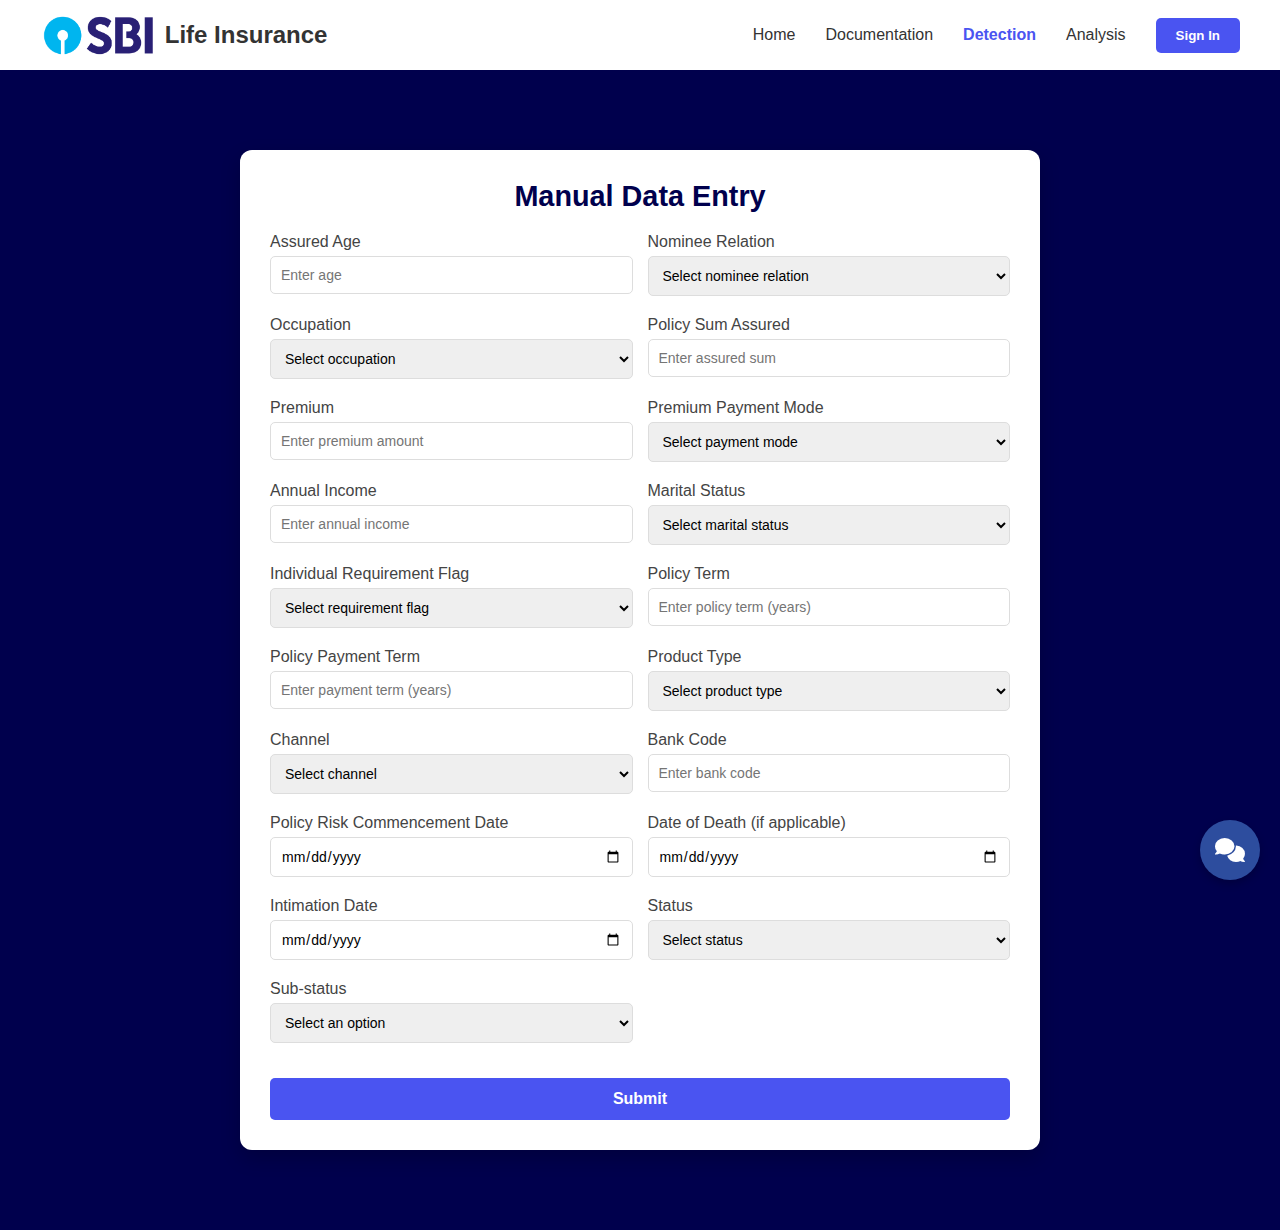
<file: manualEntry.html>
<!DOCTYPE html>
<html lang="en">
<head>
    <meta charset="UTF-8">
    <meta name="viewport" content="width=device-width, initial-scale=1.0">
    <title>Manual Data Entry - SBI Life Insurance</title>
    <style>
        /* General Reset */
        * {
            margin: 0;
            padding: 0;
            box-sizing: border-box;
            font-family: Arial, sans-serif;
        }
        
        /* Header Styling */
        .header {
            display: flex;
            align-items: center;
            background: white;
            padding: 15px 40px;
            box-shadow: 0px 2px 10px rgba(0, 0, 0, 0.1);
        }
        
        .logo-container {
            display: flex;
            align-items: center;
            margin-right: auto; /* Push everything else to the right */
        }
        
        .logo {
            height: 40px;
            width: auto;
            margin-right: 10px;
        }
        
        .brand-text {
            font-size: 24px;
            font-weight: bold;
            color: #333;
        }
        
        .nav-links {
            display: flex;
            gap: 30px;
            margin-right: 30px; /* Space between nav and sign-in button */
        }
        
        .nav-links a {
            text-decoration: none;
            color: #333;
            font-weight: 500;
            transition: color 0.3s ease;
        }
        
        .nav-links a:hover {
            color: #4a54f1;
        }
        
        .sign-in-btn {
            background-color: #4a54f1;
            color: white;
            border: none;
            border-radius: 5px;
            padding: 10px 20px;
            cursor: pointer;
            font-weight: bold;
        }
        
        /* Hero Section */
        .hero-section {
            background-color: #00004d;
            color: white;
            padding: 60px 40px;
            min-height: calc(100vh - 70px);
            overflow-y: auto;
        }
        
        .content-container {
            max-width: 1200px;
            margin: 0 auto;
        }
        
        /* Form Card */
        .data-entry-card {
            background: white;
            border-radius: 12px;
            box-shadow: 0px 8px 20px rgba(0, 0, 0, 0.2);
            padding: 30px;
            max-width: 800px;
            margin: 20px auto;
            color: #333;
        }
        
        .data-entry-card h2 {
            color: #00004d;
            margin-bottom: 20px;
            text-align: center;
            font-size: 1.8rem;
        }
        
        /* Form Layout */
        .form-grid {
            display: grid;
            grid-template-columns: 1fr 1fr;
            gap: 15px;
        }
        
        .full-width {
            grid-column: span 2;
        }
        
        /* Forms */
        label {
            display: block;
            margin-bottom: 5px;
            font-weight: 500;
            color: #444;
        }
        
        input, select {
            width: 100%;
            padding: 10px;
            margin-bottom: 5px;
            border: 1px solid #ddd;
            border-radius: 5px;
            font-size: 14px;
        }
        
        /* Buttons */
        .btn {
            width: 100%;
            padding: 12px 15px;
            background-color: #4a54f1;
            color: white;
            text-decoration: none;
            border: none;
            border-radius: 5px;
            margin-top: 15px;
            cursor: pointer;
            transition: background-color 0.3s ease;
            font-size: 16px;
            font-weight: bold;
        }
        
        .btn:hover {
            background-color: #3a43d0;
        }
        
        /* Modal Overlay */
        .modal-overlay {
            position: fixed;
            top: 0;
            left: 0;
            width: 100%;
            height: 100%;
            background-color: rgba(0, 0, 0, 0.7);
            display: flex;
            justify-content: center;
            align-items: center;
            z-index: 1000;
            opacity: 0;
            visibility: hidden;
            transition: opacity 0.3s ease, visibility 0.3s ease;
        }
        
        .modal-overlay.active {
            opacity: 1;
            visibility: visible;
        }
        
        /* Result Modal */
        .result-modal {
            background: white;
            border-radius: 12px;
            box-shadow: 0 5px 30px rgba(0, 0, 0, 0.3);
            padding: 30px;
            width: 90%;
            max-width: 500px;
            transform: translateY(-20px);
            transition: transform 0.3s ease;
            position: relative;
        }
        
        .modal-overlay.active .result-modal {
            transform: translateY(0);
        }
        
        .result-modal h3 {
            color: #00004d;
            margin-bottom: 15px;
            text-align: center;
            font-size: 1.5rem;
        }
        
        .result-modal p {
            font-size: 16px;
            line-height: 1.6;
            margin-bottom: 20px;
        }
        
        .close-btn {
            position: absolute;
            top: 15px;
            right: 15px;
            background: none;
            border: none;
            font-size: 24px;
            cursor: pointer;
            color: #666;
        }
        
        .close-btn:hover {
            color: #333;
        }
        
        .modal-btn {
            background-color: #4a54f1;
            color: white;
            border: none;
            border-radius: 5px;
            padding: 10px 20px;
            cursor: pointer;
            font-weight: bold;
            display: block;
            width: 100%;
            text-align: center;
        }
        
        /* Loading Spinner */
        .loading-spinner {
            display: inline-block;
            width: 50px;
            height: 50px;
            border: 5px solid rgba(74, 84, 241, 0.3);
            border-radius: 50%;
            border-top-color: #4a54f1;
            animation: spin 1s ease-in-out infinite;
            margin: 0 auto 20px auto;
        }
        
        @keyframes spin {
            to { transform: rotate(360deg); }
        }
        
        .loading-container {
            text-align: center;
            padding: 20px;
        }

        /* Error Message */
        .error-message {
            color: #d32f2f;
            background-color: #ffebee;
            padding: 15px;
            border-radius: 5px;
            margin-bottom: 15px;
            border-left: 4px solid #d32f2f;
        }
        
        /* Dropdown Menu */
        .dropdown {
            position: relative;
            display: inline-block;
        }
        
        .dropdown-content {
            display: none;
            position: absolute;
            background-color: white;
            min-width: 160px;
            box-shadow: 0px 8px 16px rgba(0,0,0,0.2);
            z-index: 1;
            border-radius: 5px;
        }
        
        .dropdown-content a {
            padding: 12px 16px;
            display: block;
            text-decoration: none;
            color: #333;
        }
        
        .dropdown-content a:hover {
            background-color: #f1f1f1;
        }
        
        .dropdown:hover .dropdown-content {
            display: block;
        }
        
        /* Responsive Design */
        @media (max-width: 768px) {
            .form-grid {
                grid-template-columns: 1fr;
            }
            
            .full-width {
                grid-column: span 1;
            }
            
            .header {
                flex-direction: column;
                padding: 15px;
            }
            
            .logo-container {
                margin-bottom: 15px;
                margin-right: 0;
            }
            
            .nav-links {
                margin-bottom: 15px;
                margin-right: 0;
                flex-wrap: wrap;
                justify-content: center;
            }
            
            .result-modal {
                width: 95%;
                padding: 20px;
            }
        }
    </style>
</head>

<body>
    <!-- Header -->
    <header class="header">
        <div class="logo-container">
            <img src="sbi_logo.png" alt="SBI Logo" class="logo">
            <span class="brand-text">Life Insurance</span>
        </div>
        
        <nav class="nav-links">
            <a href="/">Home</a>
            <a href="documentation.html">Documentation</a>
            <div class="dropdown">
                <a href="#" style="font-weight: bold; color: #4a54f1;">Detection</a>
                <div class="dropdown-content">
                    <a href="#" style="font-weight: bold;">Manual Data Entry</a>
                    <a href="bulkUpload.html">Bulk Upload</a>
                    <a href="signAuth.html">E-Sign Auth</a>
                </div>
            </div>
            <a href="https://fraud-analysis.onrender.com/">Analysis</a>
        </nav>
        
        <button class="sign-in-btn">Sign In</button>
    </header>

    <!-- Main Content -->
    <main class="hero-section">
        <div class="content-container">
            <div class="data-entry-card">
                <h2>Manual Data Entry</h2>
                <form id="fraudForm" class="form-grid">
                    <div>
                        <label for="assured_age">Assured Age</label>
                        <input type="number" id="assured_age" name="assured_age" placeholder="Enter age" required>
                    </div>
                    
                    <div>
                        <label for="nominee_relation">Nominee Relation</label>
                        <select id="nominee_relation" name="nominee_relation" required>
                            <option value="">Select nominee relation</option>
                            <option>Brother</option>
                            <option>Daughter</option>
                            <option>Father</option>
                            <option>Mother</option>
                            <option>Spouse</option>
                            <option>Son</option>
                        </select>
                    </div>
                    
                    <div>
                        <label for="occupation">Occupation</label>
                        <select id="occupation" name="occupation" required>
                            <option value="">Select occupation</option>
                            <option>Business</option>
                            <option>Service</option>
                            <option>Student</option>
                            <option>Retired</option>
                            <option>Housewife</option>
                        </select>
                    </div>
                    
                    <div>
                        <label for="policy_sum_assured">Policy Sum Assured</label>
                        <input type="number" id="policy_sum_assured" name="policy_sum_assured" placeholder="Enter assured sum" required>
                    </div>
                    
                    <div>
                        <label for="premium">Premium</label>
                        <input type="number" id="premium" name="premium" step="0.01" placeholder="Enter premium amount" required>
                    </div>
                    
                    <div>
                        <label for="premium_payment_mode">Premium Payment Mode</label>
                        <select id="premium_payment_mode" name="premium_payment_mode" required>
                            <option value="">Select payment mode</option>
                            <option>Quarterly</option>
                            <option>Yearly</option>
                            <option>Half-yearly</option>
                            <option>Monthly</option>
                            <option>Single</option>
                        </select>
                    </div>
                    
                    <div>
                        <label for="annual_income">Annual Income</label>
                        <input type="number" id="annual_income" name="annual_income" placeholder="Enter annual income" required>
                    </div>
                    
                    <div>
                        <label for="holder_marital_status">Marital Status</label>
                        <select id="holder_marital_status" name="holder_marital_status" required>
                            <option value="">Select marital status</option>
                            <option>Single</option>
                            <option>Married</option>
                            <option>Widowed</option>
                            <option>Divorced</option>
                        </select>
                    </div>
                    
                    <div>
                        <label for="indiv_requirement_flag">Individual Requirement Flag</label>
                        <select id="indiv_requirement_flag" name="indiv_requirement_flag" required>
                            <option value="">Select requirement flag</option>
                            <option>Non Medical</option>
                            <option>Medical</option>
                        </select>
                    </div>
                    
                    <div>
                        <label for="policy_term">Policy Term</label>
                        <input type="number" id="policy_term" name="policy_term" placeholder="Enter policy term (years)" required>
                    </div>
                    
                    <div>
                        <label for="policy_payment_term">Policy Payment Term</label>
                        <input type="number" id="policy_payment_term" name="policy_payment_term" placeholder="Enter payment term (years)" required>
                    </div>
                    
                    <div>
                        <label for="product_type">Product Type</label>
                        <select id="product_type" name="product_type" required>
                            <option value="">Select product type</option>
                            <option>ULIP</option>
                            <option>Traditional</option>
                            <option>Pension</option>
                            <option>Health</option>
                            <option>Non Par</option>
                        </select>
                    </div>
                    
                    <div>
                        <label for="channel">Channel</label>
                        <select id="channel" name="channel" required>
                            <option value="">Select channel</option>
                            <option>Retail Agency</option>
                            <option>Bancassurance</option>
                            <option>Institutional Alliance</option>
                            <option>Mail and Others</option>
                        </select>
                    </div>
                    
                    <div>
                        <label for="bank_code">Bank Code</label>
                        <input type="number" id="bank_code" name="bank_code" placeholder="Enter bank code" required>
                    </div>
                    
                    <div>
                        <label for="policy_risk_commencement_date">Policy Risk Commencement Date</label>
                        <input type="date" id="policy_risk_commencement_date" name="policy_risk_commencement_date" required>
                    </div>
                    
                    <div>
                        <label for="date_of_death">Date of Death (if applicable)</label>
                        <input type="date" id="date_of_death" name="date_of_death" placeholder="Enter if applicable">
                    </div>
                    
                    <div>
                        <label for="intimation_date">Intimation Date</label>
                        <input type="date" id="intimation_date" name="intimation_date" required>
                    </div>
                    
                    <div>
                        <label for="status">Status</label>
                        <select id="status" name="status" required>
                            <option value="">Select status</option>
                            <option>Claim</option>
                            <option>Cancellation</option>
                            <option>Lapse</option>
                            <option>Technical Lapse</option>
                            <option>Inforce</option>
                            <option>Withdrawal</option>
                            <option>Rejection</option>
                            <option>Maturity</option>
                            <option>Terminated</option>
                        </select>
                    </div>
                    
                    <div>
                        <label for="sub_status">Sub-status</label>
                        <select id="sub_status" name="sub_status" required>
                            <option value="">Select an option</option>
                            <option value="0">None</option>
                            <option value="1">-</option>
                            <option value="2">Death Claim Paid</option>
                            <option value="3">Death Claim Repudiated</option>
                            <option value="4">Declined</option>
                            <option value="5">Dishonour</option>
                            <option value="6">Disinvested Paid</option>
                            <option value="7">Disinvested Unpaid</option>
                            <option value="8">Free Look Cancellation</option>
                            <option value="9">Intimated Death Claim</option>
                            <option value="10">Intimated Death Claim-Annuity</option>
                            <option value="11">Other Reason</option>
                            <option value="12">Paid Up</option>
                            <option value="13">Refunded</option>
                            <option value="14">Surrendered</option>
                            <option value="15">Surrendered Reinvested Auto</option>
                            <option value="16">Unpaid</option>
                        </select>
                    </div>
                    
                    <div class="full-width">
                        <button type="submit" class="btn" id="submitBtn">Submit</button>
                    </div>
                </form>
            </div>
        </div>
    </main>

    <!-- Modal Overlay -->
    <div class="modal-overlay" id="resultModal">
        <div class="result-modal">
            <button class="close-btn" id="closeModal">&times;</button>
            <h3>Fraud Detection Result</h3>
            <div id="modalContent"></div>
            <button class="modal-btn" id="closeModalBtn">Close</button>
        </div>
    </div>

    <script>
        document.addEventListener("DOMContentLoaded", function () {
            let fraudForm = document.getElementById("fraudForm");
            let modalOverlay = document.getElementById("resultModal");
            let closeModalBtn = document.getElementById("closeModalBtn");
            let closeModal = document.getElementById("closeModal");
            let submitBtn = document.getElementById("submitBtn");
            
            if (fraudForm) fraudForm.addEventListener("submit", submitFraudForm);
            
            // Close modal when close button is clicked
            if (closeModalBtn) closeModalBtn.addEventListener("click", function() {
                modalOverlay.classList.remove("active");
            });
            
            if (closeModal) closeModal.addEventListener("click", function() {
                modalOverlay.classList.remove("active");
            });
            
            // Close modal when clicking outside the modal content
            window.addEventListener("click", function(event) {
                if (event.target === modalOverlay) {
                    modalOverlay.classList.remove("active");
                }
            });
        });

        async function submitFraudForm(event) {
            event.preventDefault();
            
            // Disable submit button to prevent double submission
            const submitBtn = document.getElementById("submitBtn");
            submitBtn.disabled = true;
            submitBtn.textContent = "Processing...";
            
            // Show loading in modal
            const modalContent = document.getElementById("modalContent");
            modalContent.innerHTML = `
                <div class="loading-container">
                    <div class="loading-spinner"></div>
                    <p>Processing your request...</p>
                </div>
            `;
            document.getElementById("resultModal").classList.add("active");

            let formData = new FormData(event.target);
            let jsonData = {};

            formData.forEach((value, key) => {
                let numericFields = [
                    "assured_age", "policy_sum_assured", "premium", "annual_income",
                    "policy_term", "policy_payment_term", "bank_code"
                ];

                let dateFields = ["policy_risk_commencement_date", "date_of_death", "intimation_date"];

                if (numericFields.includes(key)) {
                    jsonData[key] = parseFloat(value) || 0;
                } else if (dateFields.includes(key)) {
                    jsonData[key] = value ? new Date(value).toISOString().split("T")[0] : null;
                } else {
                    jsonData[key] = value.trim();
                }
            });

            try {
                // Direct API call to your backend endpoint
                const apiUrl = "https://frauddetection-production-fcb7.up.railway.app/model/predict/";
                
                const response = await fetch(apiUrl, {
                    method: "POST",
                    headers: { 
                        "Content-Type": "application/json",
                        "Accept": "application/json"
                    },
                    body: JSON.stringify(jsonData),
                    // Use mode: 'cors' to explicitly request CORS
                    mode: 'cors'
                });

                if (!response.ok) {
                    const errorText = await response.text();
                    throw new Error(`Server responded with status ${response.status}: ${errorText}`);
                }

                const result = await response.json();
                console.log("Fraud Category:", result.prediction);

                // Update modal content with results
                modalContent.innerHTML = `
                    <p>🔍 <strong>Category:</strong> ${result.prediction}</p>
                    <p>The prediction was processed successfully.</p>
                `;
                
            } catch (error) {
                console.error("API Error:", error);
                
                // Show error message
                modalContent.innerHTML = `
                    <div class="error-message">
                        <p><strong>❌ Error processing request</strong></p>
                        <p>${error.message}</p>
                        <p>Please check your network connection and try again.</p>
                    </div>
                `;
            } finally {
                // Re-enable submit button
                submitBtn.disabled = false;
                submitBtn.textContent = "Submit";
            }
        }
    </script>
    <!-- SBI Chatbot Widget - Add this before closing body tag -->
<div id="sbi-chatbot-widget">
    <div class="chat-icon" id="chat-icon">
      <i class="fa fa-comments"></i>
    </div>
    
    <div class="chat-container" id="chat-container">
      <div class="chat-header">
        <div class="chat-header-title">
          <img src="sbi_logo.png" alt="SBI Logo" class="chat-logo">
          <span>SBI Assistant</span>
        </div>
        <div class="chat-header-options">
          <i class="fa fa-minus minimize-chat"></i>
          <i class="fa fa-times close-chat"></i>
        </div>
      </div>
      
      <div class="chat-body" id="chat-body">
        <div class="chat-message bot-message">
          <div class="message-content">
            <p>Hello! I'm your SBI Assistant. How can I help you today?</p>
          </div>
          <div class="message-time">Just now</div>
        </div>
      </div>
      
      <div class="chat-input">
        <input type="text" id="user-input" placeholder="Type your message here...">
        <button id="send-button"><i class="fa fa-paper-plane"></i></button>
      </div>
    </div>
  </div>
  
  <!-- Add this before closing body tag - Include Font Awesome if not already in your page -->
  <link rel="stylesheet" href="https://cdnjs.cloudflare.com/ajax/libs/font-awesome/6.0.0-beta3/css/all.min.css">
  
  <style>
    #sbi-chatbot-widget {
      position: fixed;
      bottom: 20px;
      right: 20px;
      z-index: 1000;
      font-family: Arial, sans-serif;
    }
    
    .chat-icon {
      background-color: #2d4d9e; /* SBI Blue */
      color: white;
      width: 60px;
      height: 60px;
      border-radius: 50%;
      display: flex;
      justify-content: center;
      align-items: center;
      cursor: pointer;
      box-shadow: 0 4px 8px rgba(0, 0, 0, 0.2);
      font-size: 24px;
    }
    
    .chat-icon:hover {
      background-color: #3a63c9;
    }
    
    .chat-container {
      position: absolute;
      bottom: 80px;
      right: 0;
      width: 350px;
      height: 500px;
      background-color: #fff;
      border-radius: 10px;
      box-shadow: 0 5px 25px rgba(0, 0, 0, 0.2);
      display: none;
      flex-direction: column;
      overflow: hidden;
    }
    
    .chat-header {
      background-color: #2d4d9e; /* SBI Blue */
      color: white;
      padding: 15px;
      display: flex;
      justify-content: space-between;
      align-items: center;
    }
    
    .chat-header-title {
      display: flex;
      align-items: center;
    }
    
    .chat-logo {
      height: 20px;
      margin-right: 10px;
    }
    
    .chat-header-options i {
      margin-left: 15px;
      cursor: pointer;
    }
    
    .chat-header-options i:hover {
      opacity: 0.8;
    }
    
    .chat-body {
      flex: 1;
      padding: 15px;
      overflow-y: auto;
      background-color: #f5f5f5;
    }
    
    .chat-message {
      margin-bottom: 15px;
      display: flex;
      flex-direction: column;
      max-width: 80%;
    }
    
    .bot-message {
      align-items: flex-start;
    }
    
    .user-message {
      align-items: flex-end;
      align-self: flex-end;
    }
    
    .message-content {
      padding: 10px 15px;
      border-radius: 15px;
    }
    
    .bot-message .message-content {
      background-color: white;
      border: 1px solid #e0e0e0;
      border-bottom-left-radius: 5px;
    }
    
    .user-message .message-content {
      background-color: #2d4d9e; /* SBI Blue */
      color: white;
      border-bottom-right-radius: 5px;
    }
    
    .message-time {
      font-size: 11px;
      color: #888;
      margin-top: 5px;
      padding: 0 5px;
    }
    
    .typing-indicator {
      display: flex;
      padding: 10px 15px;
      background-color: white;
      border-radius: 15px;
      border-bottom-left-radius: 5px;
      border: 1px solid #e0e0e0;
      margin-bottom: 15px;
      align-items: center;
    }
    
    .typing-indicator span {
      height: 8px;
      width: 8px;
      background-color: #888;
      border-radius: 50%;
      display: inline-block;
      margin-right: 5px;
      animation: blink 1.4s infinite both;
    }
    
    .typing-indicator span:nth-child(2) {
      animation-delay: 0.2s;
    }
    
    .typing-indicator span:nth-child(3) {
      animation-delay: 0.4s;
    }
    
    @keyframes blink {
      0% {
        opacity: 0.1;
      }
      20% {
        opacity: 1;
      }
      100% {
        opacity: 0.1;
      }
    }
    
    .chat-input {
      display: flex;
      padding: 15px;
      background-color: white;
      border-top: 1px solid #eee;
    }
    
    .chat-input input {
      flex: 1;
      padding: 10px 15px;
      border: 1px solid #ddd;
      border-radius: 20px;
      outline: none;
    }
    
    .chat-input input:focus {
      border-color: #2d4d9e;
    }
    
    .chat-input button {
      background-color: #2d4d9e; /* SBI Blue */
      color: white;
      border: none;
      width: 40px;
      height: 40px;
      border-radius: 50%;
      margin-left: 10px;
      cursor: pointer;
      display: flex;
      justify-content: center;
      align-items: center;
    }
    
    .chat-input button:hover {
      background-color: #3a63c9;
    }
    
    .chat-input button:disabled {
      background-color: #bbb;
      cursor: not-allowed;
    }
  </style>
  
  <script>
    document.addEventListener('DOMContentLoaded', function() {
      const chatIcon = document.getElementById('chat-icon');
      const chatContainer = document.getElementById('chat-container');
      const chatBody = document.getElementById('chat-body');
      const userInput = document.getElementById('user-input');
      const sendButton = document.getElementById('send-button');
      const minimizeChat = document.querySelector('.minimize-chat');
      const closeChat = document.querySelector('.close-chat');
      
      let sessionId = null;
      const apiUrl = 'http://192.168.57.211:5000'; // Update this to your API URL
  
      // Toggle chat window
      chatIcon.addEventListener('click', function() {
        chatContainer.style.display = chatContainer.style.display === 'flex' ? 'none' : 'flex';
        
        if (chatContainer.style.display === 'flex' && !sessionId) {
          // Start a new chat session when opening chat for first time
          startChatSession();
        }
      });
      
      // Minimize chat
      minimizeChat.addEventListener('click', function() {
        chatContainer.style.display = 'none';
      });
      
      // Close chat
      closeChat.addEventListener('click', function() {
        chatContainer.style.display = 'none';
        // Optionally reset session if you want to start fresh on reopen
        // sessionId = null;
      });
      
      // Send message on button click
      sendButton.addEventListener('click', sendMessage);
      
      // Send message on Enter key
      userInput.addEventListener('keypress', function(e) {
        if (e.key === 'Enter') {
          sendMessage();
        }
      });
      
      // Start chat session
      function startChatSession() {
        fetch(`${apiUrl}/chat/start`, {
          method: 'POST',
          headers: {
            'Content-Type': 'application/json'
          }
        })
        .then(response => response.json())
        .then(data => {
          sessionId = data.session_id;
          console.log('Chat session started:', sessionId);
        })
        .catch(error => {
          console.error('Error starting chat session:', error);
          addMessage('Sorry, I\'m having trouble connecting to the server. Please try again later.', 'bot');
        });
      }
      
      // Send message function
      function sendMessage() {
        const message = userInput.value.trim();
        if (!message) return;
        
        // Clear input
        userInput.value = '';
        
        // Add user message to chat
        addMessage(message, 'user');
        
        // Show typing indicator
        showTypingIndicator();
        
        // Ensure we have a session
        if (!sessionId) {
          startChatSession().then(() => sendMessageToAPI(message));
        } else {
          sendMessageToAPI(message);
        }
      }
      
      // Send message to API
      function sendMessageToAPI(message) {
        fetch(`${apiUrl}/chat`, {
          method: 'POST',
          headers: {
            'Content-Type': 'application/json'
          },
          body: JSON.stringify({
            query: message,
            session_id: sessionId
          })
        })
        .then(response => response.json())
        .then(data => {
          // Remove typing indicator
          removeTypingIndicator();
          
          // Add bot response
          if (data.response) {
            addMessage(data.response, 'bot');
          } else if (data.error) {
            addMessage('Sorry, there was an error: ' + data.error, 'bot');
          }
          
          // Update session ID if provided
          if (data.session_id) {
            sessionId = data.session_id;
          }
        })
        .catch(error => {
          console.error('Error sending message:', error);
          removeTypingIndicator();
          addMessage('Sorry, I\'m having trouble connecting to the server. Please try again later.', 'bot');
        });
      }
      
      // Add message to chat
      function addMessage(message, type) {
        const messageElement = document.createElement('div');
        messageElement.className = `chat-message ${type}-message`;
        
        const messageContent = document.createElement('div');
        messageContent.className = 'message-content';
        
        // Handle multi-line messages
        message.split('\n').forEach(line => {
          if (line.trim() !== '') {
            const paragraph = document.createElement('p');
            paragraph.textContent = line;
            messageContent.appendChild(paragraph);
          }
        });
        
        const messageTime = document.createElement('div');
        messageTime.className = 'message-time';
        messageTime.textContent = 'Just now';
        
        messageElement.appendChild(messageContent);
        messageElement.appendChild(messageTime);
        
        chatBody.appendChild(messageElement);
        
        // Scroll to bottom
        chatBody.scrollTop = chatBody.scrollHeight;
      }
      
      // Show typing indicator
      function showTypingIndicator() {
        const indicator = document.createElement('div');
        indicator.className = 'typing-indicator';
        indicator.id = 'typing-indicator';
        
        for (let i = 0; i < 3; i++) {
          const dot = document.createElement('span');
          indicator.appendChild(dot);
        }
        
        chatBody.appendChild(indicator);
        chatBody.scrollTop = chatBody.scrollHeight;
      }
      
      // Remove typing indicator
      function removeTypingIndicator() {
        const indicator = document.getElementById('typing-indicator');
        if (indicator) {
          indicator.remove();
        }
      }
    });
  </script>
</body>
</html>
</file>
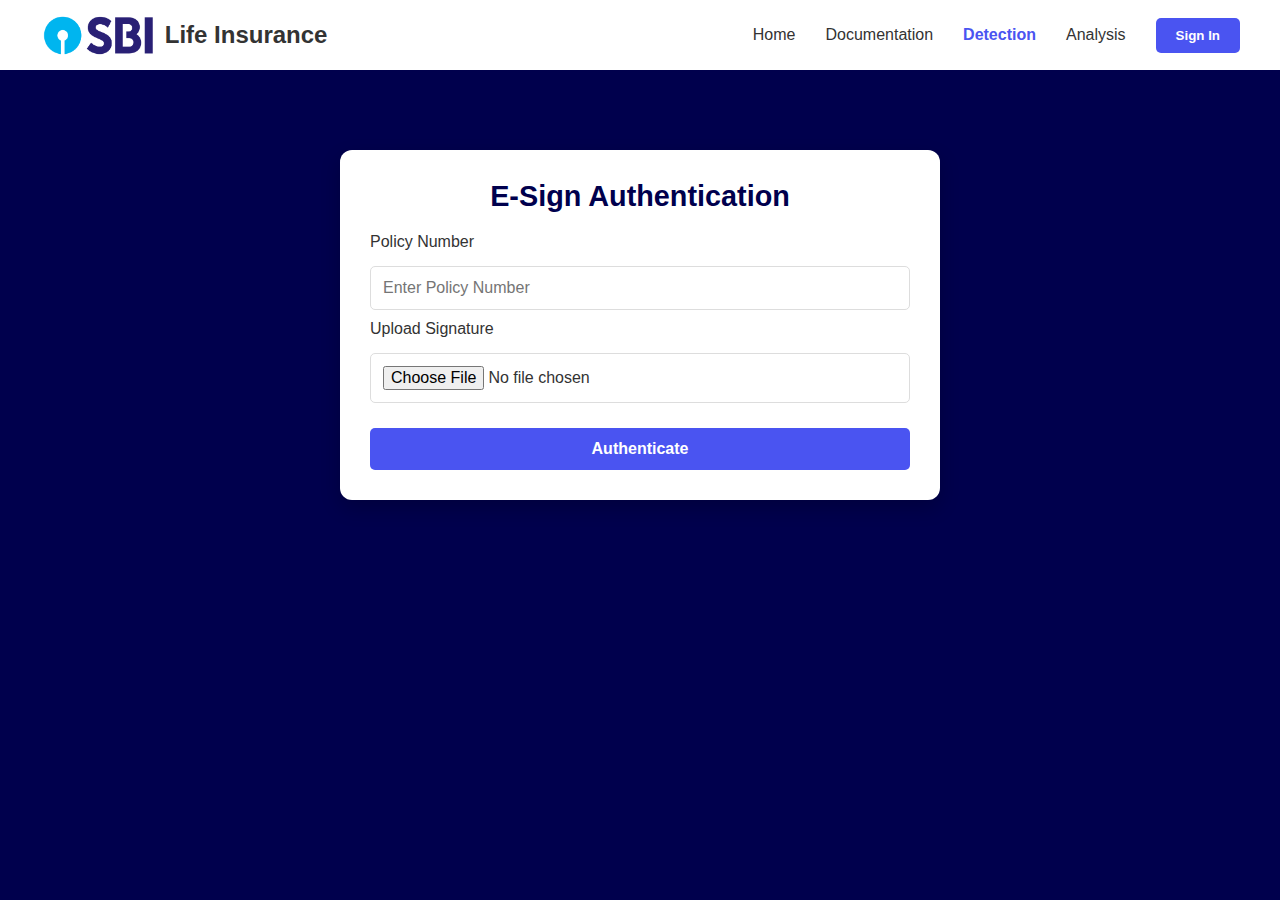
<file: signAuth.html>
<!DOCTYPE html>
<html lang="en">
<head>
    <meta charset="UTF-8">
    <meta name="viewport" content="width=device-width, initial-scale=1.0">
    <title>SignAuth - SBI Life Insurance</title>
    <style>
        /* General Reset */
        * {
            margin: 0;
            padding: 0;
            box-sizing: border-box;
            font-family: Arial, sans-serif;
        }
        
        /* Header Styling */
        .header {
            display: flex;
            align-items: center;
            background: white;
            padding: 15px 40px;
            box-shadow: 0px 2px 10px rgba(0, 0, 0, 0.1);
        }
        
        .logo-container {
            display: flex;
            align-items: center;
            margin-right: auto; /* Push everything else to the right */
        }
        
        .logo {
            height: 40px;
            width: auto;
            margin-right: 10px;
        }
        
        .brand-text {
            font-size: 24px;
            font-weight: bold;
            color: #333;
        }
        
        .nav-links {
            display: flex;
            gap: 30px;
            margin-right: 30px; /* Space between nav and sign-in button */
        }
        
        .nav-links a {
            text-decoration: none;
            color: #333;
            font-weight: 500;
            transition: color 0.3s ease;
        }
        
        .nav-links a:hover {
            color: #4a54f1;
        }
        
        .sign-in-btn {
            background-color: #4a54f1;
            color: white;
            border: none;
            border-radius: 5px;
            padding: 10px 20px;
            cursor: pointer;
            font-weight: bold;
        }
        
        /* Hero Section */
        .hero-section {
            background-color: #00004d;
            color: white;
            padding: 60px 40px;
            min-height: calc(100vh - 70px);
        }
        
        .content-container {
            max-width: 1200px;
            margin: 0 auto;
        }
        
        /* SignAuth Card */
        .auth-card {
            background: white;
            border-radius: 12px;
            box-shadow: 0px 8px 20px rgba(0, 0, 0, 0.2);
            padding: 30px;
            max-width: 600px;
            margin: 20px auto;
            color: #333;
        }
        
        .auth-card h2 {
            color: #00004d;
            margin-bottom: 20px;
            text-align: center;
            font-size: 1.8rem;
        }
        
        /* Forms */
        input, select {
            width: 100%;
            padding: 12px;
            margin: 10px 0;
            border: 1px solid #ddd;
            border-radius: 5px;
            font-size: 16px;
        }
        
        .input-label {
            display: block;
            margin-bottom: 5px;
            font-weight: 500;
        }
        
        /* Buttons */
        .btn {
            width: 100%;
            padding: 12px 15px;
            background-color: #4a54f1;
            color: white;
            text-decoration: none;
            border: none;
            border-radius: 5px;
            margin-top: 15px;
            cursor: pointer;
            transition: background-color 0.3s ease;
            font-size: 16px;
            font-weight: bold;
        }
        
        .btn:hover {
            background-color: #3a43d0;
        }
        
        /* Response Box */
        .response-box {
            margin-top: 20px;
            padding: 15px;
            border-radius: 8px;
            background-color: #f8f9fa;
            color: #333;
            font-size: 16px;
            font-weight: 500;
            white-space: pre-wrap;
            border: 2px solid #e0e0e0;
        }
        
        /* Dropdown Menu */
        .dropdown {
            position: relative;
            display: inline-block;
        }
        
        .dropdown-content {
            display: none;
            position: absolute;
            background-color: white;
            min-width: 160px;
            box-shadow: 0px 8px 16px rgba(0,0,0,0.2);
            z-index: 1;
            border-radius: 5px;
        }
        
        .dropdown-content a {
            padding: 12px 16px;
            display: block;
            text-decoration: none;
            color: #333;
        }
        
        .dropdown-content a:hover {
            background-color: #f1f1f1;
        }
        
        .dropdown:hover .dropdown-content {
            display: block;
        }
        
        /* Loading spinner */
        .loading-spinner {
            text-align: center;
            margin: 15px 0;
        }
        
        /* Modal Styles - New Addition */
        .modal-overlay {
            display: none;
            position: fixed;
            top: 0;
            left: 0;
            width: 100%;
            height: 100%;
            background-color: rgba(0, 0, 0, 0.7);
            z-index: 1000;
            justify-content: center;
            align-items: center;
        }
        
        .modal-content {
            background-color: white;
            border-radius: 12px;
            padding: 30px;
            width: 80%;
            max-width: 500px;
            text-align: center;
            box-shadow: 0 5px 15px rgba(0, 0, 0, 0.3);
        }
        
        .spinner {
            border: 6px solid #f3f3f3;
            border-top: 6px solid #4a54f1;
            border-radius: 50%;
            width: 50px;
            height: 50px;
            animation: spin 2s linear infinite;
            margin: 20px auto;
        }
        
        @keyframes spin {
            0% { transform: rotate(0deg); }
            100% { transform: rotate(360deg); }
        }
        
        .modal-message {
            margin: 15px 0;
            font-size: 18px;
            font-weight: 500;
        }
        
        .modal-btn {
            background-color: #4a54f1;
            color: white;
            border: none;
            border-radius: 8px;
            padding: 12px 24px;
            font-size: 16px;
            font-weight: bold;
            cursor: pointer;
            margin-top: 15px;
        }
        
        .result-details {
            margin: 20px 0;
            padding: 15px;
            background-color: #f8f9fa;
            border-radius: 8px;
            text-align: left;
            border: 2px solid #e0e0e0;
        }
        
        .success-icon {
            color: #28a745;
            font-size: 50px;
            margin: 15px 0;
        }
        
        .error-icon {
            color: #dc3545;
            font-size: 50px;
            margin: 15px 0;
        }
        
        .warning-icon {
            color: #ffc107;
            font-size: 50px;
            margin: 15px 0;
        }
    </style>
</head>

<body>
    <!-- Header -->
    <header class="header">
        <div class="logo-container">
            <img src="sbi_logo.png" alt="SBI Logo" class="logo">
            <span class="brand-text">Life Insurance</span>
        </div>
        
        <nav class="nav-links">
            <a href="/">Home</a>
            <a href="documentation.html">Documentation</a>
            <div class="dropdown">
                <a href="#" style="font-weight: bold; color: #4a54f1;">Detection</a>
                <div class="dropdown-content">
                    <a href="manualEntry.html">Manual Data Entry</a>
                    <a href="bulkUpload.html">Bulk Upload</a>
                    <a href="#">E-Sign Auth</a>
                </div>
            </div>
            <a href="https://fraud-analysis.onrender.com/">Analysis</a>
        </nav>
        
        <button class="sign-in-btn">Sign In</button>
    </header>

    <!-- Main Content -->
    <main class="hero-section">
        <div class="content-container">
            <div class="auth-card">
                <h2>E-Sign Authentication</h2>
                
                <div>
                    <label class="input-label" for="policyNumber">Policy Number</label>
                    <input id="policyNumber" type="text" placeholder="Enter Policy Number" required>
                </div>
                
                <div>
                    <label class="input-label" for="signatureUpload">Upload Signature</label>
                    <input id="signatureUpload" type="file" accept="image/*" />
                </div>
                
                <div id="loadingSpinner" class="loading-spinner" style="display: none;">
                    <span>⏳ Verifying signature, please wait...</span>
                </div>
                
                <button class="btn" id="authBtn">Authenticate</button>
                <div id="signatureResult" class="response-box" style="display:none;"></div>
            </div>
        </div>
    </main>
    
    <!-- Processing Modal - New Addition -->
    <div id="processingModal" class="modal-overlay">
        <div class="modal-content">
            <div id="modalSpinner" class="spinner"></div>
            <div id="modalIcon" style="display: none;"></div>
            <div id="modalMessage" class="modal-message">Verifying signature, please wait...</div>
            <div id="modalResultDetails" class="result-details" style="display: none;"></div>
            <button id="modalCloseBtn" class="modal-btn" style="display: none;">Close</button>
        </div>
    </div>

    <script>
        document.getElementById("authBtn").addEventListener("click", authenticateSignature);
        document.getElementById("modalCloseBtn").addEventListener("click", closeModal);

        // Function to show the modal
        function showModal(message) {
            document.getElementById("modalMessage").innerText = message;
            document.getElementById("modalSpinner").style.display = "block";
            document.getElementById("modalIcon").style.display = "none";
            document.getElementById("modalResultDetails").style.display = "none";
            document.getElementById("modalCloseBtn").style.display = "none";
            document.getElementById("processingModal").style.display = "flex";
        }

        // Function to update modal with verification result
        function showResultModal(similarityScore, isMatched) {
            document.getElementById("modalSpinner").style.display = "none";
            
            // Set appropriate icon and message based on match status
            if (isMatched) {
                document.getElementById("modalIcon").innerHTML = "✅";
                document.getElementById("modalIcon").className = "success-icon";
                document.getElementById("modalMessage").innerText = "Signature Matched";
            } else {
                document.getElementById("modalIcon").innerHTML = "❌";
                document.getElementById("modalIcon").className = "error-icon";
                document.getElementById("modalMessage").innerText = "Signature Not Matched";
            }
            
            document.getElementById("modalIcon").style.display = "block";
            document.getElementById("modalResultDetails").innerHTML = `
                <strong>Similarity Score:</strong> ${similarityScore}<br>
                <strong>Status:</strong> ${isMatched ? "✅ Matched" : "❌ Not Matched"}
            `;
            document.getElementById("modalResultDetails").style.display = "block";
            document.getElementById("modalCloseBtn").style.display = "inline-block";
        }

        // Function to update modal with error
        function showErrorModal(message) {
            document.getElementById("modalMessage").innerText = "Verification Failed";
            document.getElementById("modalSpinner").style.display = "none";
            document.getElementById("modalIcon").innerHTML = "⚠️";
            document.getElementById("modalIcon").className = "warning-icon";
            document.getElementById("modalIcon").style.display = "block";
            document.getElementById("modalResultDetails").innerHTML = `<strong>Error:</strong> ${message}`;
            document.getElementById("modalResultDetails").style.display = "block";
            document.getElementById("modalCloseBtn").style.display = "inline-block";
        }

        // Function to close the modal
        function closeModal() {
            document.getElementById("processingModal").style.display = "none";
        }

        async function authenticateSignature() {
            const signatureUpload = document.getElementById("signatureUpload").files[0];
            const policyNumber = document.getElementById("policyNumber").value;

            const loadingSpinner = document.getElementById("loadingSpinner");
            const signatureResult = document.getElementById("signatureResult");

            if (!signatureUpload || !policyNumber) {
                alert("Please provide both policy number and signature.");
                return;
            }

            // Show the loading spinner and modal
            loadingSpinner.style.display = "block";
            signatureResult.style.display = "none";
            showModal("Verifying signature, please wait...");

            const formData = new FormData();
            formData.append("reference_number", policyNumber);
            formData.append("image", signatureUpload);

            try {
                const response = await fetch("https://frauddetection-production-fcb7.up.railway.app/model/verify_signature/", {
                    method: "POST",
                    body: formData
                });

                if (!response.ok) {
                    throw new Error("Server Error. Please try again.");
                }

                const result = await response.json();

                if (result.error) {
                    throw new Error(result.error);
                }

                const similarityScore = result["Similarity score"] ?? "N/A";
                const isMatched = result["Result"]?.toLowerCase() === "matched";

                // Update both modal and main page result
                showResultModal(similarityScore, isMatched);
                
                signatureResult.innerHTML = `
                    <strong>Similarity Score:</strong> ${similarityScore}<br>
                    <strong>Status:</strong> ${isMatched ? "✅ Matched" : "❌ Not Matched"}
                `;
                signatureResult.style.display = "block";

            } catch (err) {
                console.error("Signature verification error:", err);
                showErrorModal(err.message || "Verification failed");
                
                signatureResult.innerHTML = `
                    <strong>Error:</strong> ${err.message || "Verification failed"}
                `;
                signatureResult.style.backgroundColor = "#ffe0e0";
                signatureResult.style.display = "block";
            } finally {
                // Always hide the loader once done
                loadingSpinner.style.display = "none";
            }
        }
    </script>
    
</body>
</html>
</file>
